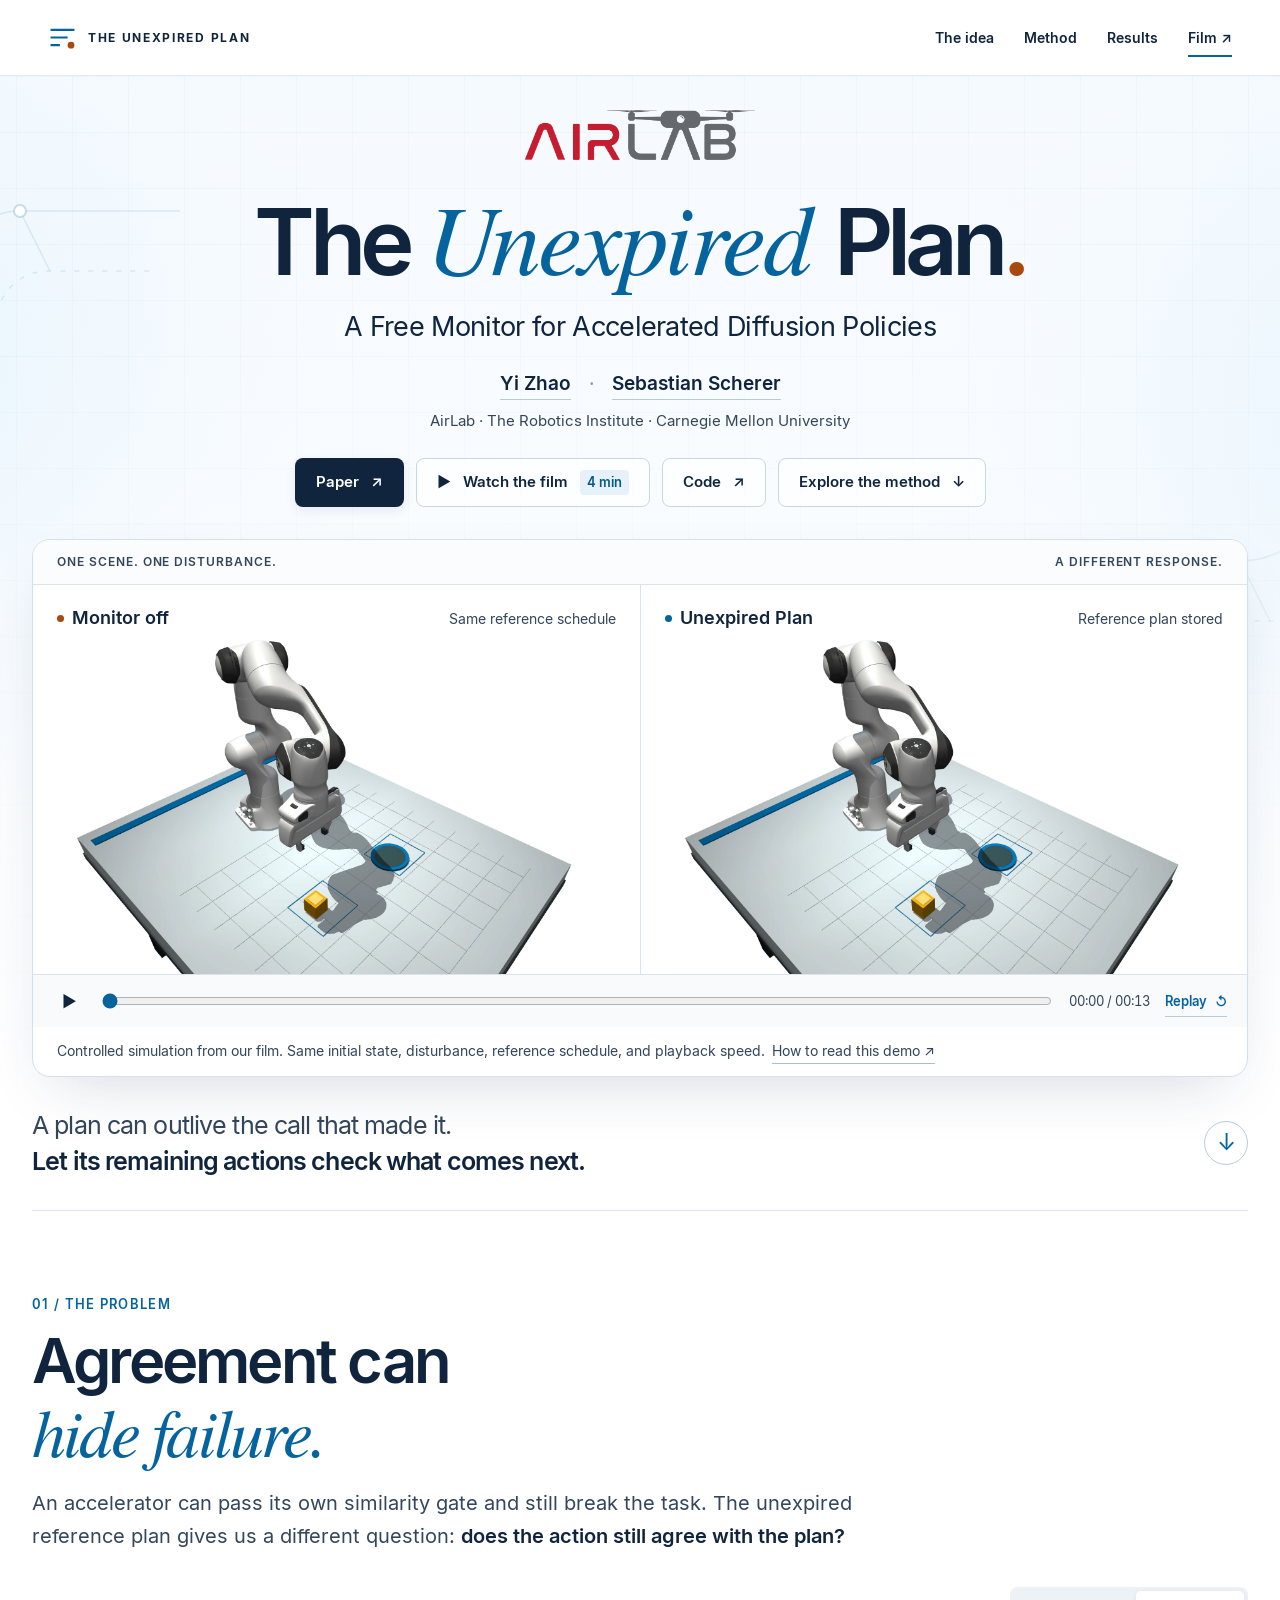
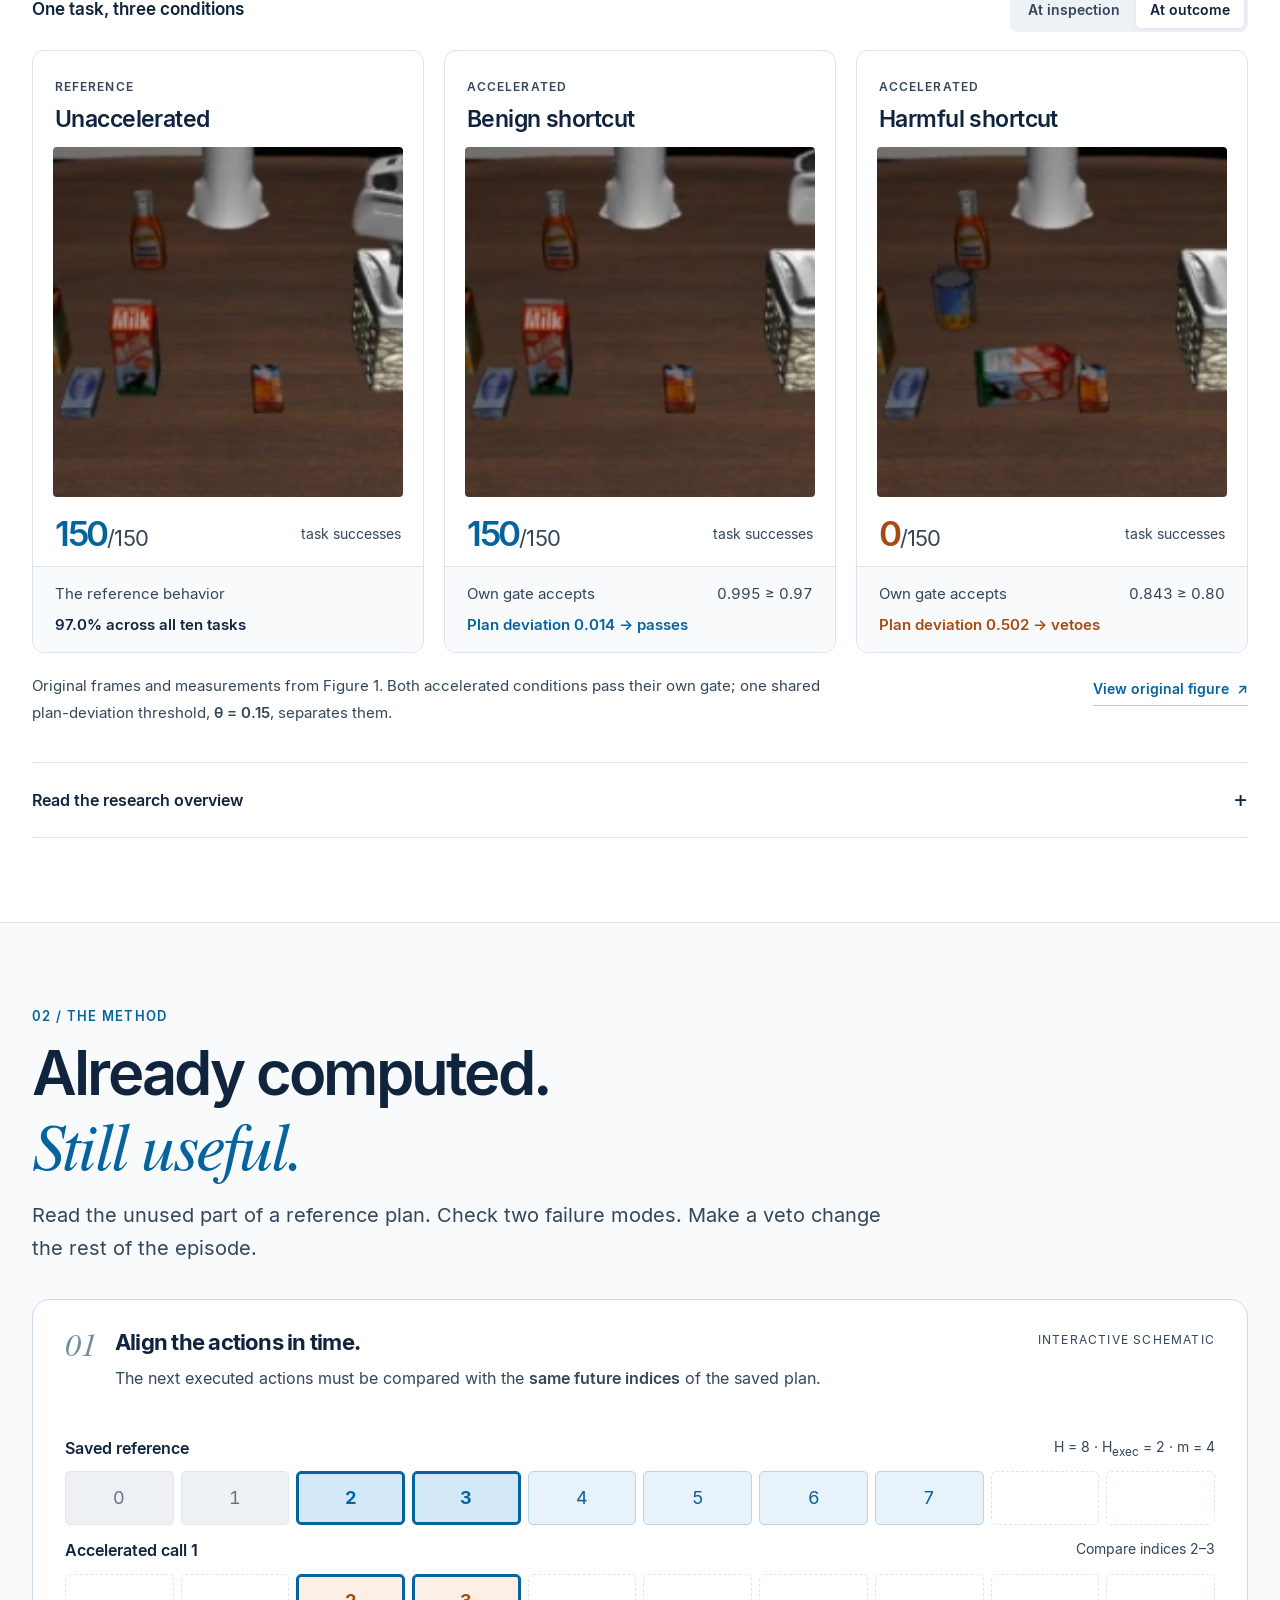
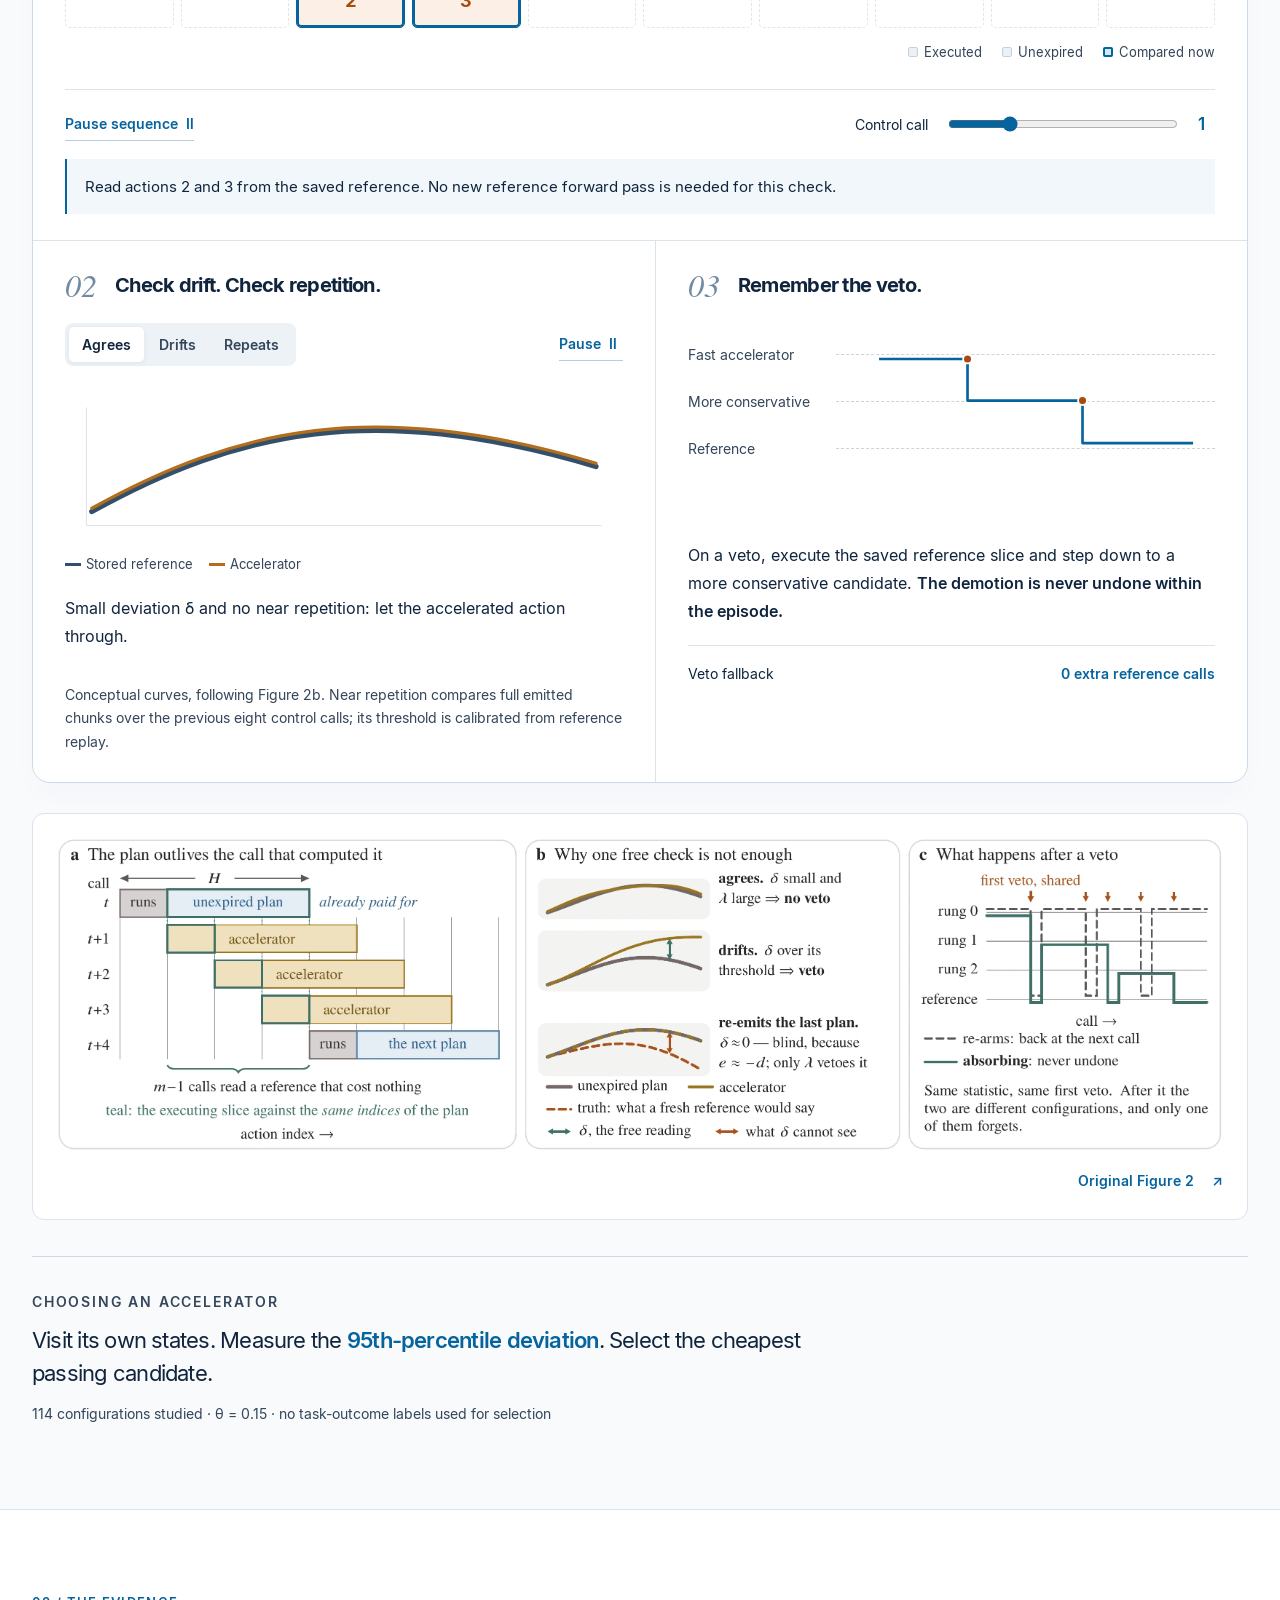
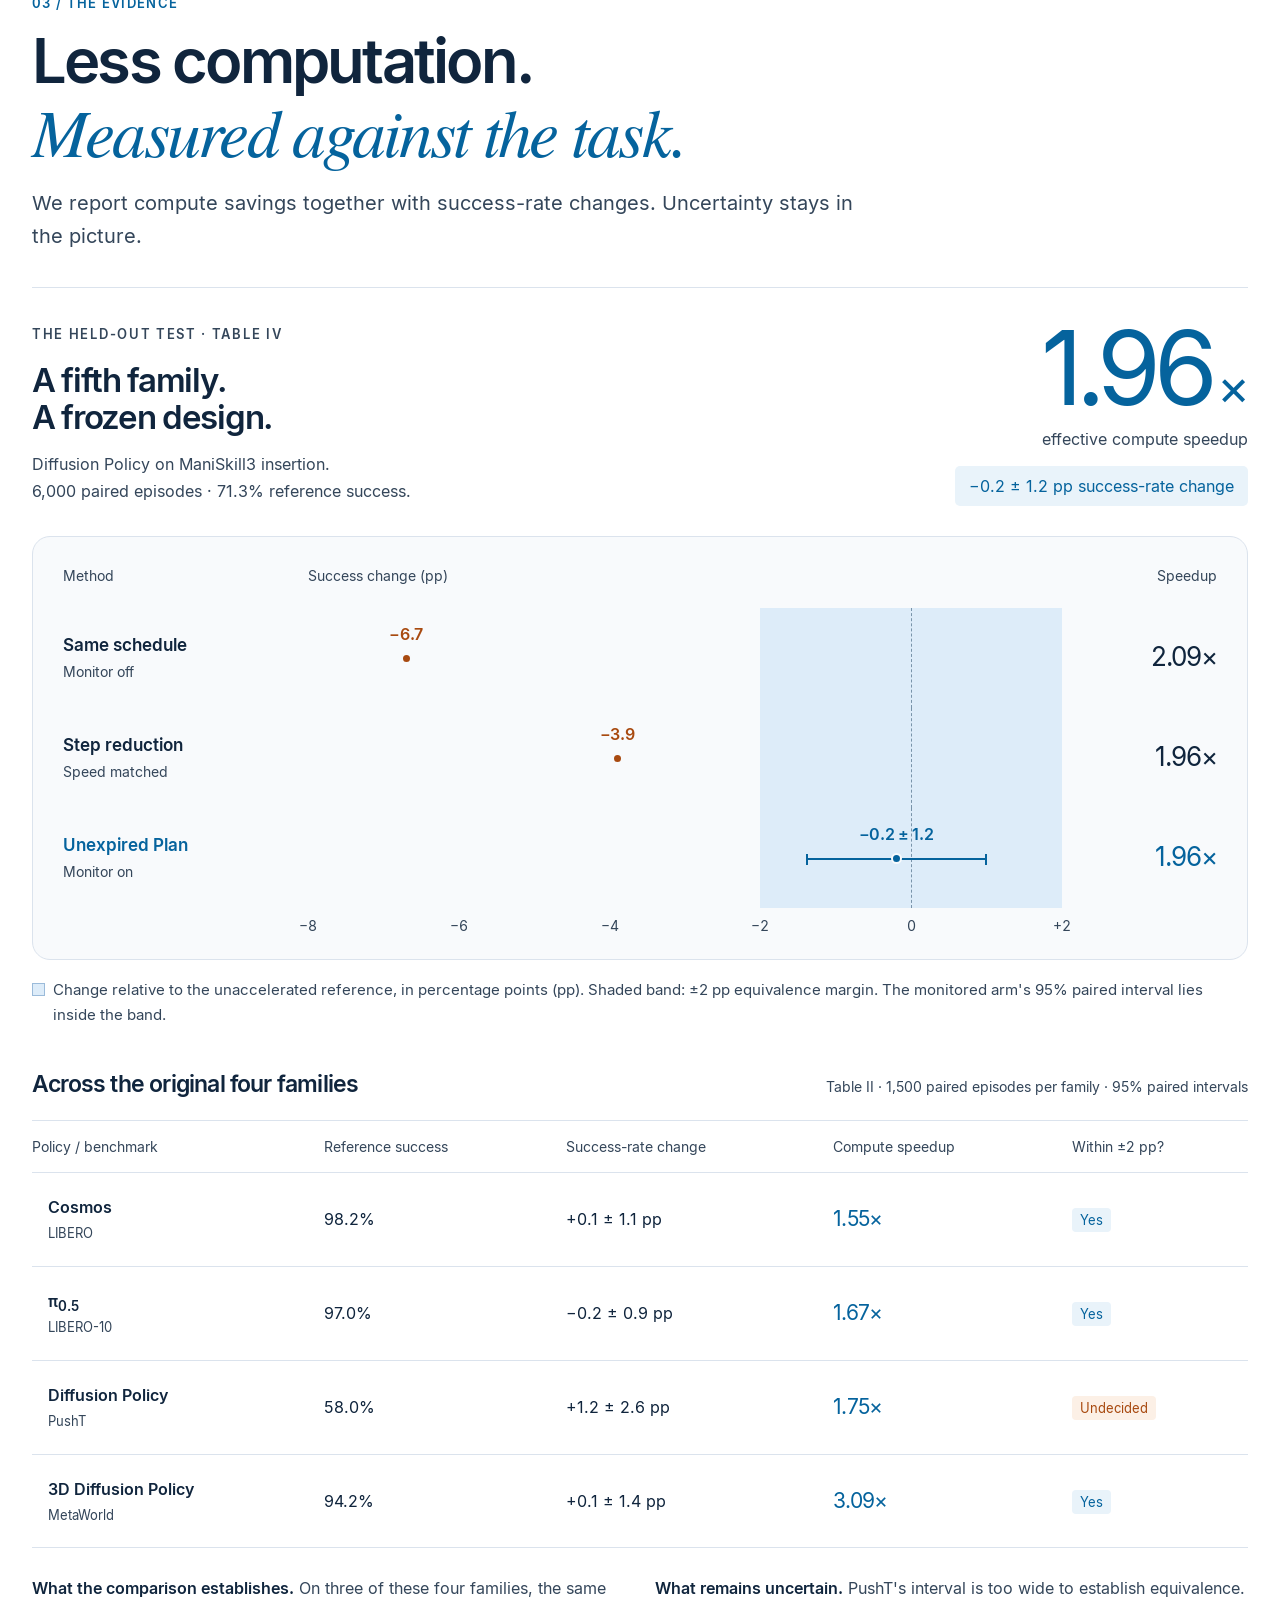
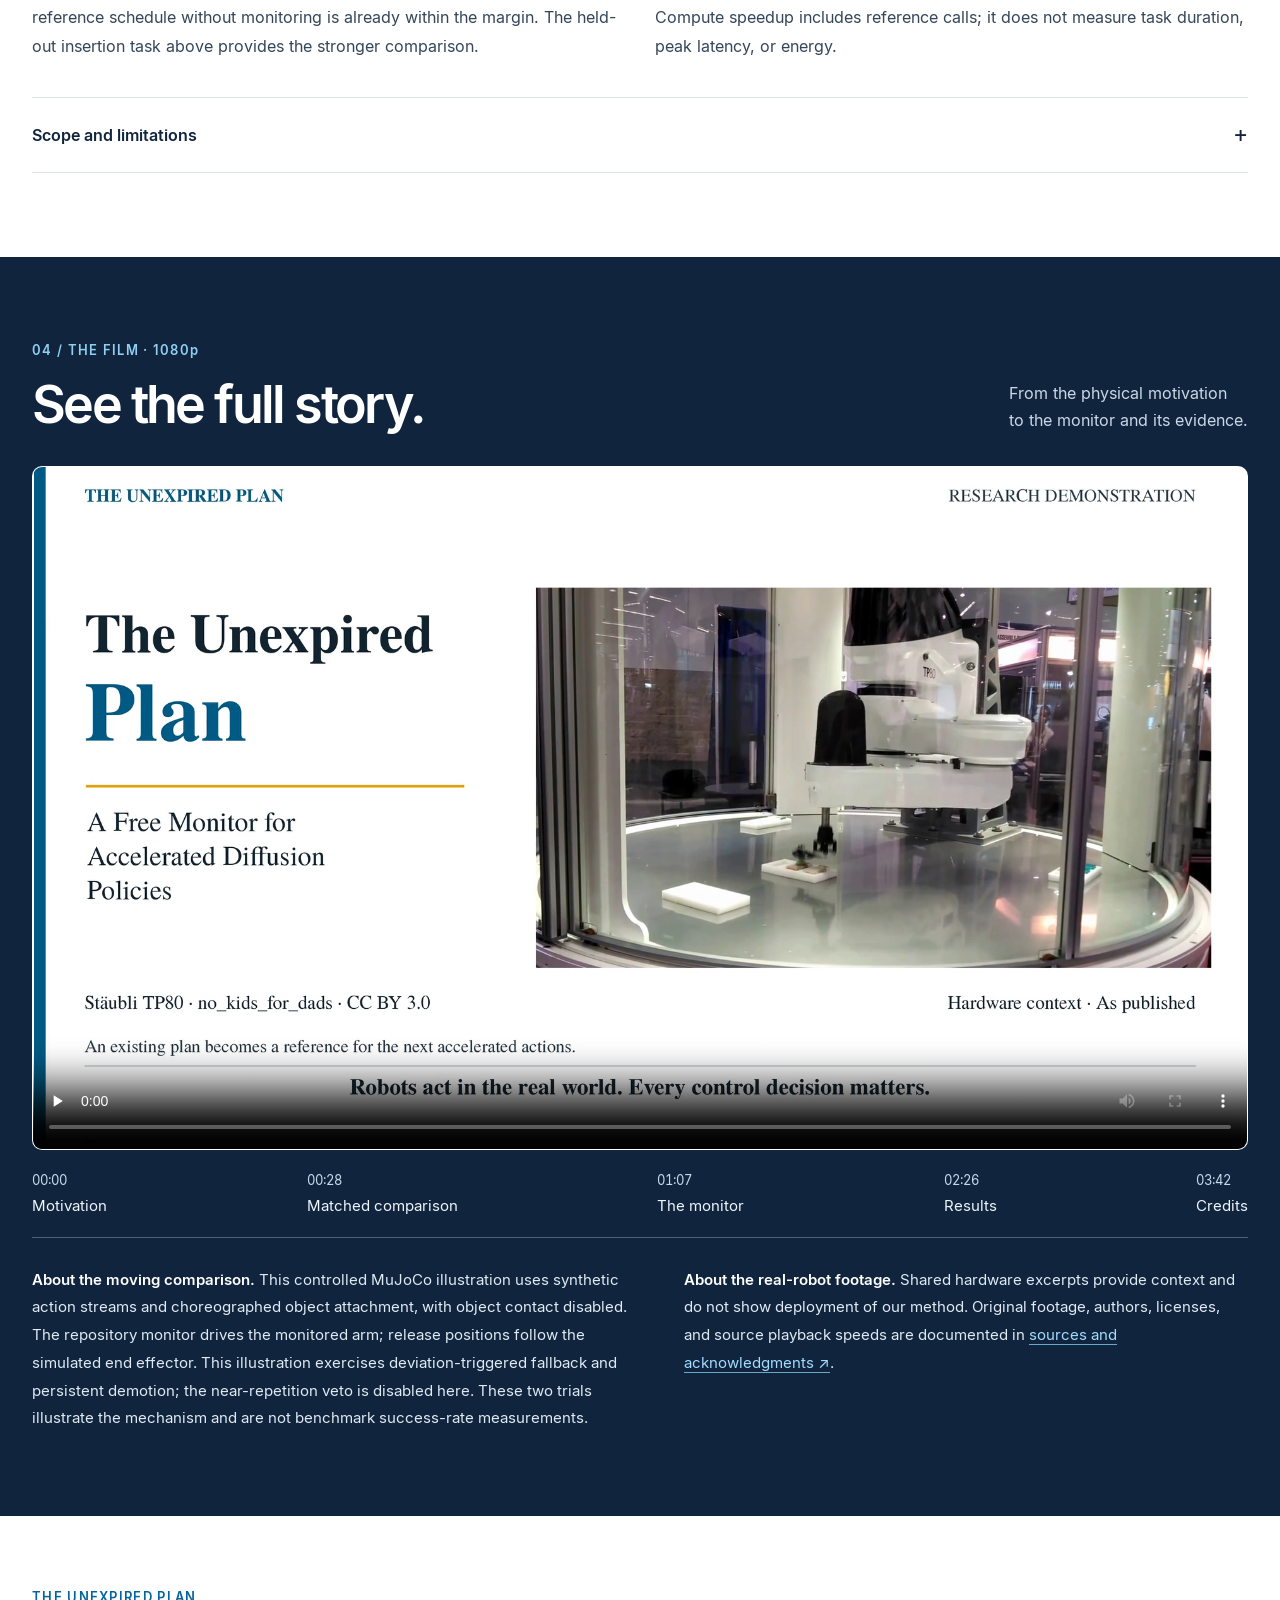
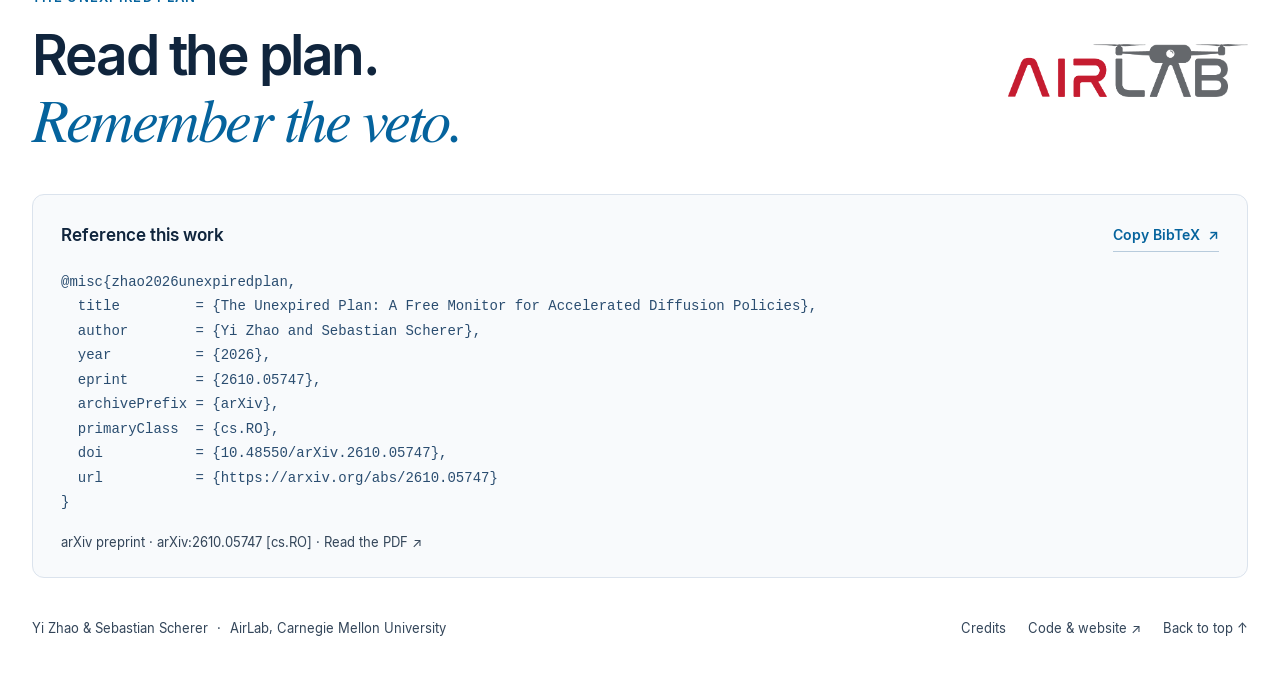
<file: docs/index.html>
<!doctype html>
<html lang="en">
<head>
  <meta charset="utf-8">
  <meta name="viewport" content="width=device-width,initial-scale=1">
  <meta name="theme-color" content="#f7f9fc">
  <meta name="description" content="The Unexpired Plan: a free monitor for accelerated diffusion policies. Reuse the unexecuted actions of a reference plan, detect drift and repetition, and remember the veto.">
  <meta property="og:type" content="website">
  <meta property="og:title" content="The Unexpired Plan">
  <meta property="og:description" content="A Free Monitor for Accelerated Diffusion Policies · Yi Zhao and Sebastian Scherer · AirLab, Carnegie Mellon University">
  <meta property="og:image" content="https://yizhaojasper.com/unexpired-plan/assets/social.jpg">
  <meta property="og:url" content="https://yizhaojasper.com/unexpired-plan/">
  <meta name="twitter:card" content="summary_large_image">
  <link rel="canonical" href="https://yizhaojasper.com/unexpired-plan/">
  <link rel="icon" href="assets/favicon.svg" type="image/svg+xml">
  <link rel="preload" href="assets/fonts/Inter-Regular.ttf" as="font" type="font/ttf" crossorigin>
  <link rel="stylesheet" href="style.css?v=5">
  <script src="site.js?v=4" defer></script>
  <title>The Unexpired Plan · AirLab</title>
</head>
<body>
<a class="skip-link" href="#main">Skip to content</a>
<header class="site-header">
  <a class="wordmark" href="#" aria-label="The Unexpired Plan, top"><svg class="mark" viewBox="0 0 34 34" aria-hidden="true"><path d="M3 8h28M3 17h20M3 26h11"/><circle cx="27" cy="26" r="4"/></svg><span>THE UNEXPIRED PLAN</span></a>
  <nav aria-label="Main navigation"><a href="#idea">The idea</a><a href="#method">Method</a><a href="#results">Results</a><a href="#film">Film <span aria-hidden="true">↗</span></a></nav>
</header>
<main id="main">
  <section class="hero" aria-labelledby="title">
    <div class="hero-grid" aria-hidden="true"></div>
    <div class="hero-copy wrap">
      <a class="hero-airlab" href="https://theairlab.org/" aria-label="AirLab at Carnegie Mellon University"><img src="assets/airlab.png" alt="AirLab" width="763" height="167" fetchpriority="high"></a>
      <h1 id="title">The <em>Unexpired</em> Plan<span class="title-dot">.</span></h1>
      <p class="subtitle">A Free Monitor for Accelerated Diffusion Policies</p>
      <p class="authors"><a href="https://github.com/YiZhao-Jasper">Yi Zhao</a><span aria-hidden="true">·</span><a href="https://www.ri.cmu.edu/ri-faculty/sebastian-scherer/">Sebastian Scherer</a></p>
      <p class="affiliation"><a href="https://theairlab.org/">AirLab</a> · <a href="https://www.ri.cmu.edu/">The Robotics Institute</a> · Carnegie Mellon University</p>
      <div class="hero-actions"><a class="button primary" href="https://arxiv.org/abs/2610.05747">Paper <span aria-hidden="true">↗</span></a><a class="button secondary" href="#film"><span aria-hidden="true">▶</span> Watch the film <span class="button-detail">4 min</span></a><a class="button secondary" href="https://github.com/YiZhao-Jasper/unexpired-plan">Code <span aria-hidden="true">↗</span></a><a class="button secondary" href="#method">Explore the method <span aria-hidden="true">↓</span></a></div>
    </div>
    <div class="comparison wrap" id="comparison">
      <div class="comparison-top"><span class="micro">ONE SCENE. ONE DISTURBANCE.</span><span class="micro">A DIFFERENT RESPONSE.</span></div>
      <div class="paired-views">
        <figure class="trial off">
          <figcaption><span class="condition"><i aria-hidden="true"></i> Monitor off</span><span class="trial-state" id="off-state">Same reference schedule</span></figcaption>
          <video id="off-video" muted playsinline preload="metadata" poster="assets/media/failure-poster.webp?v=2" aria-label="Controlled MuJoCo illustration with monitoring disabled; the biased action stream misses the target"><source src="assets/media/failure.mp4?v=2" type="video/mp4"></video>
          <span class="outcome" id="off-outcome">Target missed</span>
        </figure>
        <figure class="trial on">
          <figcaption><span class="condition"><i aria-hidden="true"></i> Unexpired Plan</span><span class="trial-state" id="on-state">Reference plan stored</span></figcaption>
          <video id="on-video" muted playsinline preload="metadata" poster="assets/media/guarded-poster.webp?v=2" aria-label="Matched controlled MuJoCo illustration with monitoring enabled; stored-reference fallback and persistent demotion bring the object to the target"><source src="assets/media/guarded.mp4?v=2" type="video/mp4"></video>
          <span class="outcome" id="on-outcome">Target reached</span>
        </figure>
      </div>
      <div class="comparison-controls"><button class="icon-button" id="pair-play" type="button" aria-label="Play comparison">▶</button><label class="sr-only" for="pair-seek">Comparison time</label><input id="pair-seek" type="range" min="0" max="12.96" step="0.04" value="0"><span class="timecode" id="pair-time">00:00 / 00:13</span><button class="text-button" id="pair-replay" type="button">Replay <span aria-hidden="true">↺</span></button></div>
      <p class="comparison-caption">Controlled simulation from our film. Same initial state, disturbance, reference schedule, and playback speed. <a href="#illustration-note">How to read this demo <span aria-hidden="true">↗</span></a></p>
    </div>
    <div class="hero-takeaway wrap"><p>A plan can outlive the call that made it.<br><strong>Let its remaining actions check what comes next.</strong></p><a href="#idea" class="round-link" aria-label="Read the idea">↓</a></div>
  </section>

  <section class="section wrap" id="idea" aria-labelledby="idea-title">
    <div class="section-heading"><p class="eyebrow">01 / THE PROBLEM</p><h2 id="idea-title">Agreement can<br><em>hide failure.</em></h2><p class="section-lead">An accelerator can pass its own similarity gate and still break the task. The unexpired reference plan gives us a different question: <strong>does the action still agree with the plan?</strong></p></div>
    <div class="evidence-toolbar"><p>One task, three conditions</p><div class="segmented" role="group" aria-label="Select original paper frames"><button type="button" data-phase="inspection" aria-pressed="false">At inspection</button><button class="active" type="button" data-phase="outcome" aria-pressed="true">At outcome</button></div></div>
    <div class="evidence-grid" data-phase="outcome">
      <article class="evidence-case reference"><div class="case-head"><span class="micro">REFERENCE</span><h3>Unaccelerated</h3></div><div class="paper-frame"><img src="assets/figures/reference-outcome.webp" data-inspection="assets/figures/reference-inspection.webp" data-outcome="assets/figures/reference-outcome.webp" alt="Unaccelerated reference: successful final task state from Figure 1" width="256" height="256" loading="lazy"></div><div class="case-result"><strong>150<span>/150</span></strong><span>task successes</span></div><div class="case-reading"><span>The reference behavior</span><strong>97.0% across all ten tasks</strong></div></article>
      <article class="evidence-case benign"><div class="case-head"><span class="micro">ACCELERATED</span><h3>Benign shortcut</h3></div><div class="paper-frame"><img src="assets/figures/benign-outcome.webp" data-inspection="assets/figures/benign-inspection.webp" data-outcome="assets/figures/benign-outcome.webp" alt="Benign acceleration: successful final task state from Figure 1" width="256" height="256" loading="lazy"></div><div class="case-result"><strong>150<span>/150</span></strong><span>task successes</span></div><div class="case-reading"><span>Own gate accepts <b>0.995 ≥ 0.97</b></span><strong class="blue">Plan deviation 0.014 → passes</strong></div></article>
      <article class="evidence-case harmful"><div class="case-head"><span class="micro">ACCELERATED</span><h3>Harmful shortcut</h3></div><div class="paper-frame"><img src="assets/figures/harmful-outcome.webp" data-inspection="assets/figures/harmful-inspection.webp" data-outcome="assets/figures/harmful-outcome.webp" alt="Harmful acceleration: failed final task state from Figure 1" width="256" height="256" loading="lazy"></div><div class="case-result"><strong>0<span>/150</span></strong><span>task successes</span></div><div class="case-reading"><span>Own gate accepts <b>0.843 ≥ 0.80</b></span><strong class="orange">Plan deviation 0.502 → vetoes</strong></div></article>
    </div>
    <div class="figure-caption"><p>Original frames and measurements from Figure 1. Both accelerated conditions pass their own gate; one shared plan-deviation threshold, <strong>θ = 0.15</strong>, separates them.</p><button class="text-button" type="button" data-figure="evidence">View original figure <span aria-hidden="true">↗</span></button></div>
    <details class="abstract"><summary>Read the research overview <span aria-hidden="true">+</span></summary><div><p>Action-chunking diffusion policies predict more actions than they immediately execute. After a full reference call, those unexecuted actions remain available. We use them to monitor accelerated calls at matching future action indices, with no additional reference forward pass for the check.</p><p>The monitor combines normalized action deviation with a near-repetition check. A veto executes the corresponding stored reference slice and permanently demotes the accelerator for the episode. Candidates are selected using the tail of their on-policy deviation distribution, without task-outcome labels.</p><p>The paper studies 114 accelerator configurations across four policy families, then tests a frozen design on a fifth, held-out insertion setting. The results quantify effective compute savings, paired success-rate differences, and the limits of monitoring with an aging reference.</p></div></details>
  </section>

  <section class="method-section" id="method" aria-labelledby="method-title">
    <div class="wrap section">
      <div class="section-heading"><p class="eyebrow">02 / THE METHOD</p><h2 id="method-title">Already computed.<br><em>Still useful.</em></h2><p class="section-lead">Read the unused part of a reference plan. Check two failure modes. Make a veto change the rest of the episode.</p></div>
      <div class="method-lab">
        <div class="method-intro"><span class="step-number">01</span><div><h3>Align the actions in time.</h3><p>The next executed actions must be compared with the <strong>same future indices</strong> of the saved plan.</p></div><span class="lab-label">INTERACTIVE SCHEMATIC</span></div>
        <div class="plan-lab">
          <div class="plan-label"><span id="reference-label">Saved reference</span><span>H = 8 · H<sub>exec</sub> = 2 · m = 4</span></div>
          <div class="plan-row" id="reference-plan" role="group" aria-label="Reference action indices"></div>
          <div class="plan-label"><span id="proposal-label">Accelerated call 1</span><span class="blue" id="alignment-note">Compare indices 2–3</span></div>
          <div class="plan-row proposal-row" id="proposal-plan" role="group" aria-label="Accelerated action indices"></div>
          <div class="plan-key"><span><i class="key-past"></i>Executed</span><span><i class="key-plan"></i>Unexpired</span><span><i class="key-active"></i>Compared now</span></div>
          <div class="call-control"><button class="text-button" id="plan-play" type="button">Play sequence <span aria-hidden="true">▶</span></button><label for="call-step">Control call</label><input type="range" id="call-step" min="0" max="4" step="1" value="1"><output for="call-step" id="call-output" aria-live="off">1</output></div>
          <p id="call-explanation" class="lab-explanation" aria-live="polite">Read actions 2 and 3 from the saved reference. No new reference forward pass is needed for this check.</p>
        </div>
        <div class="method-bottom">
          <article class="check-lab"><div class="method-intro"><span class="step-number">02</span><div><h3>Check drift. Check repetition.</h3></div></div><div class="checks-controls"><div class="segmented checks-tabs" role="group" aria-label="Choose a monitor case"><button class="active" type="button" data-check="agree" aria-pressed="true">Agrees</button><button type="button" data-check="drift" aria-pressed="false">Drifts</button><button type="button" data-check="repeat" aria-pressed="false">Repeats</button></div><button class="text-button" id="checks-play" type="button">Play <span aria-hidden="true">▶</span></button></div><svg id="check-plot" viewBox="0 0 520 150" role="img" aria-labelledby="check-svg-title"><title id="check-svg-title">Schematic action curves: reference and accelerated proposal agree</title><path class="plot-guide" d="M20 130H500 M20 20V130"/><path class="reference-curve" d="M25 117C160 42 289 13 495 75"/><path class="truth-curve" id="truth-curve" d="M25 117C160 88 289 70 495 134"/><path class="proposal-curve" id="proposal-curve" d="M25 114C160 39 289 10 495 72"/></svg><div class="curve-key"><span><i class="ref-line"></i>Stored reference</span><span><i class="accel-line"></i>Accelerator</span><span id="truth-key" hidden><i class="truth-line"></i>Fresh reference (not observed)</span></div><p id="check-explanation" aria-live="polite">Small deviation δ and no near repetition: let the accelerated action through.</p><p class="small-note">Conceptual curves, following Figure 2b. Near repetition compares full emitted chunks over the previous eight control calls; its threshold is calibrated from reference replay.</p></article>
          <article class="response-lab"><div class="method-intro"><span class="step-number">03</span><div><h3>Remember the veto.</h3></div></div><div class="response-diagram"><div><span class="ladder-label">Fast accelerator</span><span class="ladder-bar rung-one"></span></div><div><span class="ladder-label">More conservative</span><span class="ladder-bar rung-two"></span></div><div><span class="ladder-label">Reference</span><span class="ladder-bar rung-three"></span></div><svg viewBox="0 0 440 120" aria-hidden="true"><path d="M60 12H160V59H290V107H415"/><circle cx="160" cy="12" r="5"/><circle cx="290" cy="59" r="5"/></svg></div><p>On a veto, execute the saved reference slice and step down to a more conservative candidate. <strong>The demotion is never undone within the episode.</strong></p><div class="response-callout"><span>Veto fallback</span><strong>0 extra reference calls</strong></div></article>
        </div>
      </div>
      <figure class="paper-method"><button type="button" class="figure-button" data-figure="method" aria-label="Enlarge the original method figure"><img src="assets/figures/method.webp" alt="Original Figure 2: temporal alignment with the unexpired plan; agreement, drift and repetition checks; absorbing demotion after a veto" width="3200" height="862" loading="lazy"><span>Original Figure 2 <span aria-hidden="true">↗</span></span></button></figure>
      <div class="selection-strip"><span class="micro">CHOOSING AN ACCELERATOR</span><p>Visit its own states. Measure the <strong>95th-percentile deviation</strong>. Select the cheapest passing candidate.</p><span class="selection-footnote">114 configurations studied · θ = 0.15 · no task-outcome labels used for selection</span></div>
    </div>
  </section>

  <section class="section wrap" id="results" aria-labelledby="results-title">
    <div class="section-heading"><p class="eyebrow">03 / THE EVIDENCE</p><h2 id="results-title">Less computation.<br><em>Measured against the task.</em></h2><p class="section-lead">We report compute savings together with success-rate changes. Uncertainty stays in the picture.</p></div>
    <div class="heldout-heading"><div><span class="micro">THE HELD-OUT TEST · TABLE IV</span><h3>A fifth family.<br>A frozen design.</h3><p>Diffusion Policy on ManiSkill3 insertion.<br>6,000 paired episodes · 71.3% reference success.</p></div><div class="headline-stat"><strong>1.96<span>×</span></strong><span>effective compute speedup</span><p>−0.2 ± 1.2 pp success-rate change</p></div></div>
    <div class="heldout-chart" role="img" aria-label="ManiSkill3 held-out comparison. Schedule only: minus 6.7 percentage points at 2.09 times compute speedup. Speed-matched step reduction: minus 3.9 points at 1.96 times. Unexpired Plan: minus 0.2 plus or minus 1.2 points at 1.96 times, within the plus or minus 2 point equivalence margin.">
      <div class="chart-column-head"><span>Method</span><span>Success change (pp)</span><span>Speedup</span></div>
      <div class="result-chart-row"><div class="row-name">Same schedule<span>Monitor off</span></div><div class="plot-area"><div class="margin-band"></div><div class="zero-line"></div><div class="estimate baseline" style="--point:13%"><i></i><b>−6.7</b></div></div><strong class="row-speed">2.09×</strong></div>
      <div class="result-chart-row"><div class="row-name">Step reduction<span>Speed matched</span></div><div class="plot-area"><div class="margin-band"></div><div class="zero-line"></div><div class="estimate baseline" style="--point:41%"><i></i><b>−3.9</b></div></div><strong class="row-speed">1.96×</strong></div>
      <div class="result-chart-row ours"><div class="row-name">Unexpired Plan<span>Monitor on</span></div><div class="plot-area"><div class="margin-band"></div><div class="zero-line"></div><div class="interval" style="--left:66%;--width:24%"></div><div class="estimate" style="--point:78%"><i></i><b>−0.2 ± 1.2</b></div></div><strong class="row-speed">1.96×</strong></div>
      <div class="chart-axis"><span></span><div><span>−8</span><span>−6</span><span>−4</span><span>−2</span><span>0</span><span>+2</span></div><span></span></div>
    </div>
    <p class="chart-note"><span class="margin-swatch" aria-hidden="true"></span> Change relative to the unaccelerated reference, in percentage points (pp). Shaded band: ±2 pp equivalence margin. The monitored arm's 95% paired interval lies inside the band.</p>

    <div class="family-heading"><h3>Across the original four families</h3><p>Table II · 1,500 paired episodes per family · 95% paired intervals</p></div>
    <div class="table-scroll" tabindex="0" role="region" aria-label="Results across four policy families"><table><thead><tr><th scope="col">Policy / benchmark</th><th scope="col">Reference success</th><th scope="col">Success-rate change</th><th scope="col">Compute speedup</th><th scope="col">Within ±2 pp?</th></tr></thead><tbody>
      <tr><th scope="row">Cosmos <span>LIBERO</span></th><td>98.2%</td><td>+0.1 ± 1.1 pp</td><td class="table-speed">1.55×</td><td><span class="verdict">Yes</span></td></tr>
      <tr><th scope="row">π<sub>0.5</sub> <span>LIBERO-10</span></th><td>97.0%</td><td>−0.2 ± 0.9 pp</td><td class="table-speed">1.67×</td><td><span class="verdict">Yes</span></td></tr>
      <tr><th scope="row">Diffusion Policy <span>PushT</span></th><td>58.0%</td><td>+1.2 ± 2.6 pp</td><td class="table-speed">1.75×</td><td><span class="verdict undecided">Undecided</span></td></tr>
      <tr><th scope="row">3D Diffusion Policy <span>MetaWorld</span></th><td>94.2%</td><td>+0.1 ± 1.4 pp</td><td class="table-speed">3.09×</td><td><span class="verdict">Yes</span></td></tr>
    </tbody></table></div>
    <div class="result-notes"><p><strong>What the comparison establishes.</strong> On three of these four families, the same reference schedule without monitoring is already within the margin. The held-out insertion task above provides the stronger comparison.</p><p><strong>What remains uncertain.</strong> PushT's interval is too wide to establish equivalence. Compute speedup includes reference calls; it does not measure task duration, peak latency, or energy.</p></div>
    <details class="scope-notes"><summary>Scope and limitations <span aria-hidden="true">+</span></summary><div><p>All closed-loop evaluations reported in the paper are in simulation. A reference plan uses an older observation; a small persistent bias may remain below the per-call threshold. Guarding every call does not guarantee zero errors or distribution-free safety.</p><p>The first four policy families informed the design. Only the fifth family was held out after the design was frozen. Reference calls are refreshed at m = ⌊H / H<sub>exec</sub>⌋ to preserve coverage; delaying refresh creates uncovered calls and changes the compute tradeoff.</p></div></details>
  </section>

  <section class="film-section" id="film" aria-labelledby="film-title"><div class="wrap section">
    <div class="film-heading"><div><p class="eyebrow">04 / THE FILM · 1080p</p><h2 id="film-title">See the full story.</h2></div><p>From the physical motivation<br>to the monitor and its evidence.</p></div>
    <video id="film-video" controls playsinline preload="none" poster="assets/media/film-poster.webp?v=2" aria-label="The Unexpired Plan, four-minute research film with English male narration"><source src="assets/media/unexpired-plan-film.mp4?v=2" type="video/mp4"><track kind="captions" src="assets/media/unexpired-plan.en.vtt?v=2" srclang="en" label="English">Your browser does not support embedded video. <a href="assets/media/unexpired-plan-film.mp4?v=2">Download the film.</a></video>
    <div class="film-chapters" role="group" aria-label="Film chapters"><button type="button" data-time="0"><span>00:00</span> Motivation</button><button type="button" data-time="28"><span>00:28</span> Matched comparison</button><button type="button" data-time="67"><span>01:07</span> The monitor</button><button type="button" data-time="146"><span>02:26</span> Results</button><button type="button" data-time="222"><span>03:42</span> Credits</button></div>
    <div class="film-notes"><p id="illustration-note"><strong>About the moving comparison.</strong> This controlled MuJoCo illustration uses synthetic action streams and choreographed object attachment, with object contact disabled. The repository monitor drives the monitored arm; release positions follow the simulated end effector. This illustration exercises deviation-triggered fallback and persistent demotion; the near-repetition veto is disabled here. These two trials illustrate the mechanism and are not benchmark success-rate measurements.</p><p><strong>About the real-robot footage.</strong> Shared hardware excerpts provide context and do not show deployment of our method. Original footage, authors, licenses, and source playback speeds are documented in <a href="credits.html">sources and acknowledgments <span aria-hidden="true">↗</span></a>.</p></div>
  </div></section>

  <section class="closing wrap"><div><p class="eyebrow">THE UNEXPIRED PLAN</p><h2>Read the plan.<br><em>Remember the veto.</em></h2></div><a class="airlab-link" href="https://theairlab.org/"><img src="assets/airlab.png" alt="AirLab, Carnegie Mellon University" width="240" height="72" loading="lazy"></a></section>
  <section class="citation wrap" aria-labelledby="citation-title"><div class="citation-heading"><h3 id="citation-title">Reference this work</h3><button class="text-button" id="copy-citation" type="button">Copy BibTeX <span aria-hidden="true">↗</span></button></div><pre id="bibtex">@misc{zhao2026unexpiredplan,
  title         = {The Unexpired Plan: A Free Monitor for Accelerated Diffusion Policies},
  author        = {Yi Zhao and Sebastian Scherer},
  year          = {2026},
  eprint        = {2610.05747},
  archivePrefix = {arXiv},
  primaryClass  = {cs.RO},
  doi           = {10.48550/arXiv.2610.05747},
  url           = {https://arxiv.org/abs/2610.05747}
}</pre><p class="small-note">arXiv preprint · <a href="https://arxiv.org/abs/2610.05747">arXiv:2610.05747 [cs.RO]</a> · <a href="https://arxiv.org/pdf/2610.05747">Read the PDF ↗</a></p><p class="sr-only" id="copy-status" role="status"></p></section>
</main>
<footer class="site-footer wrap"><p>Yi Zhao &amp; Sebastian Scherer <span>·</span> AirLab, Carnegie Mellon University</p><div><a href="credits.html">Credits</a><a href="https://github.com/YiZhao-Jasper/unexpired-plan">Code &amp; website <span aria-hidden="true">↗</span></a><a href="#">Back to top ↑</a></div></footer>
<dialog id="figure-dialog" aria-labelledby="figure-title"><div class="dialog-bar"><h2 id="figure-title">Original paper figure</h2><button class="icon-button" id="close-figure" type="button" aria-label="Close enlarged figure">×</button></div><div class="dialog-image"><img id="enlarged-figure" alt=""></div><p>Original author-provided figure. Pinch or scroll to inspect details. <a id="figure-download" href="assets/figures/method.svg" target="_blank" rel="noopener">Open vector figure ↗</a></p></dialog>
</body>
</html>
</file>
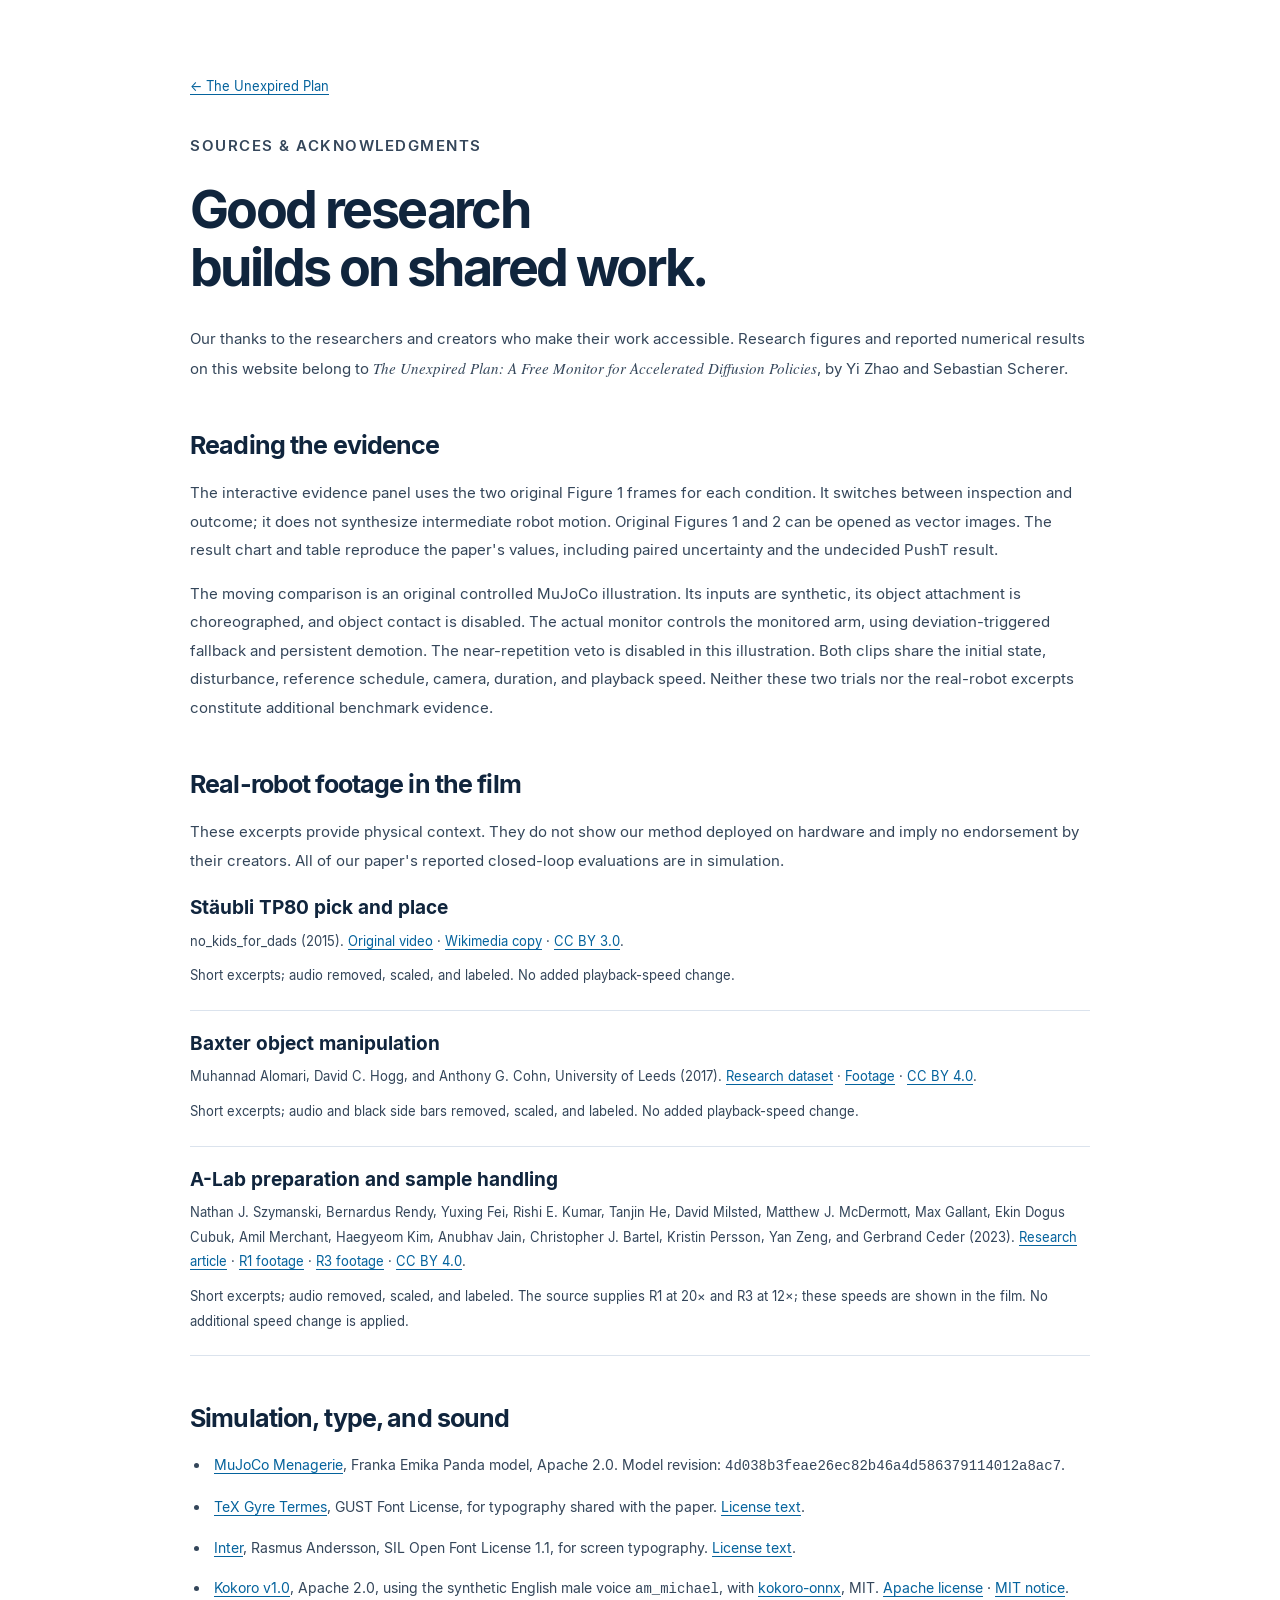
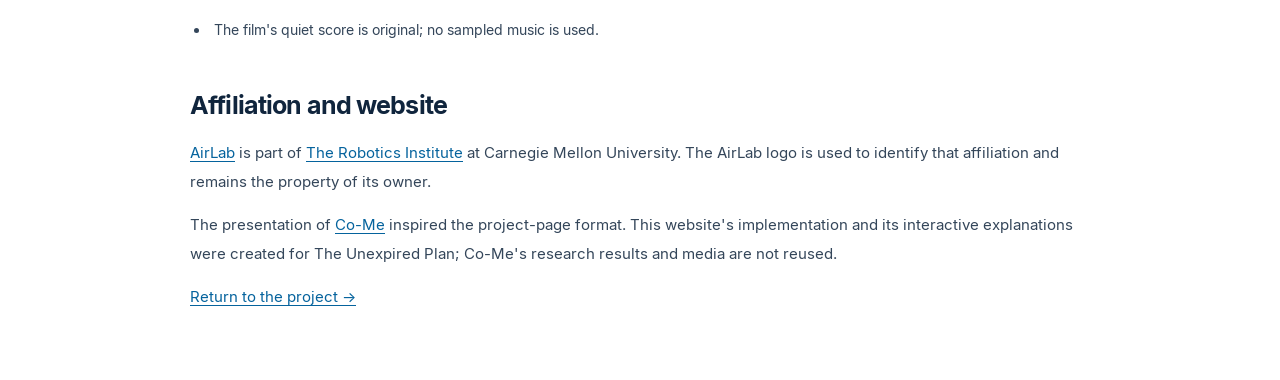
<file: docs/credits.html>
<!doctype html><html lang="en"><head><meta charset="utf-8"><meta name="viewport" content="width=device-width,initial-scale=1"><meta name="description" content="Research, footage, and software acknowledgments for The Unexpired Plan."><link rel="stylesheet" href="style.css"><link rel="icon" href="assets/favicon.svg" type="image/svg+xml"><title>Sources & acknowledgments · The Unexpired Plan</title></head><body><main class="credits-page wrap"><a class="back-link" href="./">← The Unexpired Plan</a><p class="eyebrow">SOURCES & ACKNOWLEDGMENTS</p><h1>Good research<br>builds on shared work.</h1><p>Our thanks to the researchers and creators who make their work accessible. Research figures and reported numerical results on this website belong to <em>The Unexpired Plan: A Free Monitor for Accelerated Diffusion Policies</em>, by Yi Zhao and Sebastian Scherer.</p><h2>Reading the evidence</h2><p>The interactive evidence panel uses the two original Figure 1 frames for each condition. It switches between inspection and outcome; it does not synthesize intermediate robot motion. Original Figures 1 and 2 can be opened as vector images. The result chart and table reproduce the paper's values, including paired uncertainty and the undecided PushT result.</p><p>The moving comparison is an original controlled MuJoCo illustration. Its inputs are synthetic, its object attachment is choreographed, and object contact is disabled. The actual monitor controls the monitored arm, using deviation-triggered fallback and persistent demotion. The near-repetition veto is disabled in this illustration. Both clips share the initial state, disturbance, reference schedule, camera, duration, and playback speed. Neither these two trials nor the real-robot excerpts constitute additional benchmark evidence.</p><h2>Real-robot footage in the film</h2><p>These excerpts provide physical context. They do not show our method deployed on hardware and imply no endorsement by their creators. All of our paper's reported closed-loop evaluations are in simulation.</p><article class="credit-item"><h3>Stäubli TP80 pick and place</h3><p>no_kids_for_dads (2015). <a href="https://www.youtube.com/watch?v=PTOX66T6zS0">Original video</a> · <a href="https://commons.wikimedia.org/wiki/File:Staubli_TP80_pick_and_place.ogv">Wikimedia copy</a> · <a href="https://creativecommons.org/licenses/by/3.0/">CC BY 3.0</a>.</p><p>Short excerpts; audio removed, scaled, and labeled. No added playback-speed change.</p></article><article class="credit-item"><h3>Baxter object manipulation</h3><p>Muhannad Alomari, David C. Hogg, and Anthony G. Cohn, University of Leeds (2017). <a href="https://doi.org/10.5518/110">Research dataset</a> · <a href="https://commons.wikimedia.org/wiki/File:Baxter_full.webm">Footage</a> · <a href="https://creativecommons.org/licenses/by/4.0/">CC BY 4.0</a>.</p><p>Short excerpts; audio and black side bars removed, scaled, and labeled. No added playback-speed change.</p></article><article class="credit-item"><h3>A-Lab preparation and sample handling</h3><p>Nathan J. Szymanski, Bernardus Rendy, Yuxing Fei, Rishi E. Kumar, Tanjin He, David Milsted, Matthew J. McDermott, Max Gallant, Ekin Dogus Cubuk, Amil Merchant, Haegyeom Kim, Anubhav Jain, Christopher J. Bartel, Kristin Persson, Yan Zeng, and Gerbrand Ceder (2023). <a href="https://doi.org/10.1038/s41586-023-06734-w">Research article</a> · <a href="https://commons.wikimedia.org/wiki/File:Robot_arm_R1_operation_of_the_autonomous_laboratory_for_the_accelerated_synthesis_of_novel_materials_(handling_powders_and_slurries_in_the_sample_preparation_station).webm">R1 footage</a> · <a href="https://commons.wikimedia.org/wiki/File:Robot_arm_R3_(UR5e)_retrieving_powder_samples_(post-annealing)_and_cooperating_with_an_Aeris_X-ray_diffractometer_for_their_characterization_(autonomous_lab).webm">R3 footage</a> · <a href="https://creativecommons.org/licenses/by/4.0/">CC BY 4.0</a>.</p><p>Short excerpts; audio removed, scaled, and labeled. The source supplies R1 at 20× and R3 at 12×; these speeds are shown in the film. No additional speed change is applied.</p></article><h2>Simulation, type, and sound</h2><ul><li><a href="https://github.com/google-deepmind/mujoco_menagerie">MuJoCo Menagerie</a>, Franka Emika Panda model, Apache 2.0. Model revision: <code>4d038b3feae26ec82b46a4d586379114012a8ac7</code>.</li><li><a href="https://ctan.org/pkg/tex-gyre">TeX Gyre Termes</a>, GUST Font License, for typography shared with the paper. <a href="assets/licenses/TeX-Gyre-GUST-FONT-LICENSE.txt">License text</a>.</li><li><a href="https://rsms.me/inter/">Inter</a>, Rasmus Andersson, SIL Open Font License 1.1, for screen typography. <a href="assets/licenses/Inter-OFL.txt">License text</a>.</li><li><a href="https://huggingface.co/hexgrad/Kokoro-82M">Kokoro v1.0</a>, Apache 2.0, using the synthetic English male voice <code>am_michael</code>, with <a href="https://github.com/thewh1teagle/kokoro-onnx">kokoro-onnx</a>, MIT. <a href="assets/licenses/Apache-2.0.txt">Apache license</a> · <a href="assets/licenses/kokoro-onnx-MIT.txt">MIT notice</a>.</li><li>The film's quiet score is original; no sampled music is used.</li></ul><h2>Affiliation and website</h2><p><a href="https://theairlab.org/">AirLab</a> is part of <a href="https://www.ri.cmu.edu/">The Robotics Institute</a> at Carnegie Mellon University. The AirLab logo is used to identify that affiliation and remains the property of its owner.</p><p>The presentation of <a href="https://co-me-tokens.github.io/">Co-Me</a> inspired the project-page format. This website's implementation and its interactive explanations were created for The Unexpired Plan; Co-Me's research results and media are not reused.</p><p><a href="./">Return to the project →</a></p></main></body></html>
</file>
<file: docs/style.css>
@font-face{font-family:Inter;src:url('assets/fonts/Inter-Regular.ttf') format('truetype');font-weight:400;font-display:swap}
@font-face{font-family:Inter;src:url('assets/fonts/Inter-SemiBold.ttf') format('truetype');font-weight:600;font-display:swap}
@font-face{font-family:Inter;src:url('assets/fonts/Inter-Bold.ttf') format('truetype');font-weight:700;font-display:swap}
@font-face{font-family:Termes;src:url('assets/fonts/Termes-regular.ttf') format('truetype');font-weight:400;font-display:swap}
@font-face{font-family:Termes;src:url('assets/fonts/Termes-italic.ttf') format('truetype');font-weight:400;font-style:italic;font-display:swap}
:root{--ink:#10253d;--muted:#44546a;--blue:#05639d;--bright:#087cb9;--orange:#a84a10;--paper:#f8fafc;--line:#dbe3ed;--ice:#e9f3fa;--warm:#fcf0e6;--radius:18px;--max:1200px}
.checks-controls{display:flex;align-items:center;justify-content:space-between;flex-wrap:wrap;gap:12px 16px}.checks-controls>.text-button{min-width:64px}
*,*::before,*::after{box-sizing:border-box}html{scroll-behavior:smooth;scroll-padding-top:90px}body{margin:0;background:#fff;color:var(--ink);font-family:Inter,Arial,sans-serif;font-size:17px;line-height:1.65;-webkit-font-smoothing:antialiased}button,input{font:inherit}button,a,input{-webkit-tap-highlight-color:transparent}button{cursor:pointer}a{color:inherit;text-decoration:none}a:hover{color:var(--blue)}a:focus-visible,button:focus-visible,input:focus-visible,summary:focus-visible,[tabindex]:focus-visible{outline:3px solid #d36828;outline-offset:5px}img,video,svg{max-width:100%}img,video{display:block}button{color:inherit}h1,h2,h3,p,figure{margin:0}h1,h2,h3{line-height:1.12}strong,b{font-weight:600}sub{line-height:0}button{border:0}em{font-family:Termes,Georgia,serif;font-weight:400}.wrap{width:min(var(--max),calc(100% - 96px));margin-inline:auto}.section{padding-top:116px;padding-bottom:116px}.eyebrow,.micro{font-size:12px;letter-spacing:.13em;font-weight:600;line-height:1.5}.eyebrow{color:var(--blue)}.micro{color:var(--muted)}.small-note{font-size:13px;line-height:1.6;color:var(--muted)}.sr-only{position:absolute;width:1px;height:1px;overflow:hidden;clip:rect(0,0,0,0);white-space:nowrap}.skip-link{position:fixed;z-index:30;top:10px;left:15px;padding:8px 15px;background:white;transform:translateY(-150%)}.skip-link:focus{transform:none}.site-header{height:76px;border-bottom:1px solid #dbe3edb3;display:flex;align-items:center;justify-content:space-between;padding:0 48px;background:#ffffffed;position:sticky;top:0;z-index:10;backdrop-filter:blur(16px)}.wordmark{display:flex;align-items:center;gap:11px;font-size:11px;letter-spacing:.14em;font-weight:700}.mark{width:29px;height:29px;stroke:var(--blue);stroke-width:2.5;fill:none}.mark circle{fill:var(--orange);stroke:none}.site-header nav{display:flex;gap:30px;align-items:center;font-size:13px;font-weight:600}.site-header nav a{position:relative;padding:8px 0}.site-header nav a::after{content:'';position:absolute;left:0;bottom:0;width:0;height:2px;background:var(--blue);transition:width .2s}.site-header nav a:hover::after,.site-header nav a.current::after{width:100%}
.hero{position:relative;padding-top:72px;background:linear-gradient(180deg,#f5f8fc 0%,#fff 88%);overflow:hidden}.hero-grid{position:absolute;inset:0 0 auto;height:550px;background-image:linear-gradient(#5882b20b 1px,transparent 1px),linear-gradient(90deg,#5882b20b 1px,transparent 1px);background-size:64px 64px;mask-image:linear-gradient(#000,transparent);pointer-events:none}.hero-copy{position:relative;text-align:center}.hero .eyebrow{display:flex;align-items:center;justify-content:center;gap:9px;font-size:11px}.status-dot{width:6px;height:6px;border-radius:50%;background:var(--blue);box-shadow:0 0 0 5px #05639d12}.hero h1{font-size:clamp(58px,7.2vw,99px);font-weight:600;letter-spacing:-.064em;margin-top:26px;line-height:1.08}.hero h1 em{letter-spacing:-.035em;color:var(--blue);font-size:1.08em}.title-dot{color:var(--orange)}.subtitle{font-size:clamp(19px,2.15vw,27px);letter-spacing:-.025em;line-height:1.4;margin-top:16px}.authors{display:flex;justify-content:center;gap:18px;align-items:center;margin-top:27px;font-size:18px;font-weight:600}.authors a{border-bottom:1px solid #b9c9d9}.authors>span{font-weight:400;color:#8795a8}.affiliation{font-size:13px;color:var(--muted);margin-top:9px}.hero-actions{display:flex;justify-content:center;gap:12px;margin:28px 0 48px}.button{display:inline-flex;align-items:center;justify-content:center;gap:12px;min-height:48px;border-radius:8px;padding:11px 20px;font-size:13px;font-weight:600;border:1px solid transparent;transition:background .2s,transform .2s}.button:hover{transform:translateY(-2px)}.button.primary{background:var(--ink);color:#fff;box-shadow:0 4px 12px #152b4315}.button.primary:hover{background:var(--blue)}.button.secondary{border-color:#c9d6e3;background:#ffffffaa}.button-detail{display:inline-block;font-size:13px;font-weight:600;color:#075985;background:#e7f1fa;padding:2px 7px;border-radius:4px;white-space:nowrap}.comparison{position:relative;box-shadow:0 24px 60px -24px #1a365d35;border:1px solid #d3dfeb;background:white;border-radius:var(--radius);overflow:hidden}.comparison-top{display:flex;justify-content:space-between;padding:15px 24px;border-bottom:1px solid var(--line);background:#fafcfe}.comparison-top .micro{font-size:10px;letter-spacing:.12em}.paired-views{display:grid;grid-template-columns:1fr 1fr}.trial{position:relative;min-width:0}.trial+.trial{border-left:1px solid var(--line)}.trial figcaption{display:flex;justify-content:space-between;align-items:center;gap:12px;padding:18px 24px 0;position:relative;z-index:1}.condition{font-size:15px;font-weight:600;display:flex;align-items:center;gap:8px;white-space:nowrap}.condition i{display:inline-block;width:7px;height:7px;border-radius:50%;background:var(--orange)}.on .condition i{background:var(--blue)}.trial-state{font-size:11px;line-height:1.3;color:var(--muted);text-align:right}.trial video{width:100%;height:auto;aspect-ratio:16/9;object-fit:contain;background:white}.outcome{position:absolute;right:22px;bottom:14px;padding:4px 9px;font-size:12px;font-weight:600;border-radius:4px;background:var(--warm);color:var(--orange);opacity:0;transform:translateY(4px);transition:opacity .25s,transform .25s}.on .outcome{background:var(--ice);color:var(--blue)}.outcome.visible{opacity:1;transform:none}.comparison-controls{display:flex;gap:15px;align-items:center;border-top:1px solid var(--line);padding:10px 20px;background:#f8fafc}.icon-button{background:transparent;min-width:32px;min-height:32px;display:inline-grid;place-items:center;font-size:16px;border-radius:6px}.icon-button:hover{background:var(--ice)}input[type=range]{accent-color:var(--blue);height:24px;cursor:pointer;min-width:0}.comparison-controls input{flex:1}.timecode{font-family:Inter,Arial,sans-serif;font-size:11px;font-variant-numeric:tabular-nums;white-space:nowrap;color:var(--muted)}.text-button{background:none;font-size:12px;font-weight:600;white-space:nowrap;padding:6px 0;display:inline-flex;gap:8px;align-items:center;border-bottom:1px solid #b8cbdc;color:var(--blue);line-height:1.4}.text-button:hover{color:var(--orange);border-color:var(--orange)}.comparison-caption{padding:14px 24px 16px;font-size:11px;color:var(--muted);line-height:1.8}.comparison-caption a{display:inline-block;border-bottom:1px solid #aabfd0;margin-left:3px}.hero-takeaway{display:flex;align-items:center;justify-content:space-between;padding-top:43px;padding-bottom:46px;border-bottom:1px solid var(--line)}.hero-takeaway p{font-size:23px;letter-spacing:-.035em;line-height:1.45;color:var(--muted)}.hero-takeaway strong{color:var(--ink)}.round-link{width:44px;height:44px;border:1px solid #b9cddb;border-radius:50%;display:grid;place-items:center;font-size:23px;color:var(--blue)}.round-link:hover{background:var(--ice)}
.section-heading{max-width:810px;margin-bottom:50px}.section-heading h2,.closing h2{font-size:clamp(40px,4.8vw,65px);letter-spacing:-.045em;line-height:1.08;font-weight:600;margin:18px 0 21px}.section-heading h2 em,.closing h2 em{color:var(--blue);font-size:1.1em}.section-lead{max-width:720px;font-size:18px;line-height:1.75;color:var(--muted)}.section-lead strong{color:var(--ink)}.evidence-toolbar{display:flex;justify-content:space-between;align-items:center;gap:15px;margin-bottom:18px}.evidence-toolbar>p{font-weight:600;font-size:15px}.segmented{display:inline-flex;background:#edf2f7;padding:4px;border-radius:8px;gap:2px}.segmented button{background:transparent;color:var(--muted);padding:7px 14px;font-size:12px;font-weight:600;border-radius:5px;white-space:nowrap}.segmented button.active{background:white;color:var(--ink);box-shadow:0 1px 5px #29496115}.evidence-grid{display:grid;grid-template-columns:repeat(3,1fr);gap:20px}.evidence-case{min-width:0;border:1px solid var(--line);border-radius:12px;overflow:hidden;background:#fff}.case-head{padding:19px 22px 15px}.case-head .micro{font-size:9px}.case-head h3{font-size:19px;font-weight:600;margin-top:7px;letter-spacing:-.025em}.paper-frame{padding:0 20px}.paper-frame img{width:100%;height:auto;aspect-ratio:1/1;object-fit:cover;border-radius:4px;transition:opacity .16s}.case-result{padding:19px 22px 15px;display:flex;align-items:center;justify-content:space-between;gap:10px}.case-result>strong{font-size:35px;letter-spacing:-.065em;line-height:1;color:var(--blue)}.case-result strong span{font-size:22px;letter-spacing:-.035em;color:var(--muted);font-weight:400}.case-result>span{font-size:11px;color:var(--muted)}.harmful .case-result>strong{color:var(--orange)}.case-reading{padding:15px 22px;background:var(--paper);border-top:1px solid var(--line);display:flex;flex-direction:column;gap:7px;font-size:11px;line-height:1.5}.case-reading>span{display:flex;justify-content:space-between;gap:8px;color:var(--muted)}.case-reading b{font-weight:400;font-variant-numeric:tabular-nums}.case-reading>strong{font-size:12px}.blue{color:var(--blue)}.orange{color:var(--orange)}.figure-caption{display:flex;align-items:flex-start;justify-content:space-between;gap:36px;margin-top:20px;font-size:12px;line-height:1.75;color:var(--muted)}.figure-caption p{max-width:790px}.abstract,.scope-notes{border-top:1px solid var(--line);border-bottom:1px solid var(--line);margin-top:36px}.abstract summary,.scope-notes summary{cursor:pointer;list-style:none;display:flex;justify-content:space-between;align-items:center;padding:18px 0;font-size:13px;font-weight:600}.abstract summary::-webkit-details-marker,.scope-notes summary::-webkit-details-marker{display:none}.abstract summary>span,.scope-notes summary>span{font-size:23px;font-weight:400}.abstract[open] summary>span,.scope-notes[open] summary>span{transform:rotate(45deg)}.abstract>div,.scope-notes>div{max-width:860px;padding:0 0 25px;font-size:15px;color:var(--muted)}.abstract p+p,.scope-notes p+p{margin-top:13px}
.method-section{background:var(--paper);border-top:1px solid var(--line);border-bottom:1px solid var(--line)}.method-lab{border:1px solid #cddae7;background:white;border-radius:var(--radius);overflow:hidden;box-shadow:0 12px 25px #214a7705}.method-intro{display:flex;gap:18px;align-items:flex-start;padding:28px 32px}.step-number{font-family:Termes,Georgia,serif;font-size:32px;line-height:1;color:#708aa2;font-style:italic;flex-shrink:0}.method-intro h3{font-size:22px;letter-spacing:-.035em;line-height:1.3}.method-intro p{font-size:14px;color:var(--muted);max-width:710px;margin-top:8px}.lab-label{margin-left:auto;white-space:nowrap;color:var(--muted);font-size:9px;letter-spacing:.1em;line-height:2}.plan-lab{padding:4px 32px 26px}.plan-label{display:flex;justify-content:space-between;gap:20px;font-size:12px;font-weight:600;margin:12px 0 10px}.plan-label>span+span{font-weight:400;color:var(--muted);font-size:11px}.plan-row{display:grid;grid-template-columns:repeat(10,1fr);gap:7px;height:56px}.action-cell{display:flex;align-items:center;justify-content:center;font-size:18px;font-variant-numeric:tabular-nums;border:1px solid #b9d4e8;background:#e7f2fa;color:var(--blue);border-radius:5px;transition:background .2s,color .2s,border-color .2s,opacity .2s}.action-cell.past{background:#eef1f4;color:#657286;border-color:#e1e6ec}.action-cell.empty{border:1px dashed #dfe5ed;background:transparent}.action-cell.compared{box-shadow:inset 0 0 0 2px var(--blue);border-color:var(--blue);font-weight:700;background:#d3e9f8}.proposal-row .action-cell{background:var(--warm);border-color:#e8c9b0;color:var(--orange)}.proposal-row .action-cell.empty{background:transparent;border:1px dashed #dfe5ed}.proposal-row .action-cell.compared{box-shadow:inset 0 0 0 2px var(--blue);border-color:var(--blue)}.plan-key{display:flex;justify-content:flex-end;gap:20px;margin-top:14px;font-size:10px;color:var(--muted)}.plan-key>span{display:flex;align-items:center;gap:6px}.plan-key i{width:10px;height:10px;border-radius:2px;display:inline-block;border:1px solid #c6d0dc}.key-past{background:#eef1f4}.key-plan{background:#e7f2fa}.plan-key .key-active{background:#d3e9f8;border:2px solid var(--blue)}.call-control{display:flex;align-items:center;gap:18px;margin-top:26px;border-top:1px solid var(--line);padding-top:18px}.call-control>label{font-size:11px;margin-left:auto}.call-control input{width:230px}.call-control output{font-size:14px;width:17px;color:var(--blue);font-weight:600}.lab-explanation{font-size:13px;margin-top:18px;padding:15px 18px;background:#f1f7fb;border-left:2px solid var(--blue);color:var(--ink);min-height:51px}.method-bottom{display:grid;grid-template-columns:1.05fr 1fr;border-top:1px solid var(--line)}.method-bottom article{padding:28px 32px}.method-bottom article+article{border-left:1px solid var(--line)}.method-bottom .method-intro{padding:0;align-items:center;margin-bottom:22px}.method-bottom .method-intro h3{font-size:20px}.checks-tabs button{padding:6px 13px}.check-lab>svg{width:100%;margin-top:20px;height:auto;display:block}.plot-guide{fill:none;stroke:#dbe3ed;stroke-width:1}.reference-curve{fill:none;stroke:#344f69;stroke-width:5;stroke-linecap:round}.proposal-curve{fill:none;stroke:#b26e1d;stroke-width:3;stroke-linecap:round;transition:d .35s}.truth-curve{fill:none;stroke:#a84a10;stroke-width:3;stroke-dasharray:8 8;opacity:0}.curve-key{display:flex;flex-wrap:wrap;gap:8px 16px;font-size:10px;color:var(--muted);margin:7px 0 18px}.curve-key span{display:flex;align-items:center;gap:5px}.curve-key [hidden]{display:none}.curve-key i{width:16px;height:0;border-top:3px solid #344f69}.curve-key .accel-line{border-color:#b26e1d}.curve-key .truth-line{border-color:#a84a10;border-top-style:dashed}.check-lab>p:not(.small-note),.response-lab>p{font-size:14px;line-height:1.75;min-height:74px}.check-lab .small-note{font-size:11px;margin-top:15px}.response-diagram{position:relative;height:183px;margin:30px 0 27px}.response-diagram>div{display:flex;align-items:center;gap:20px;height:47px}.ladder-label{font-size:11px;width:113px;flex-shrink:0;line-height:1.3;color:var(--muted)}.ladder-bar{display:block;border-top:1px dashed #cad4df;flex:1}.response-diagram svg{position:absolute;top:13px;left:123px;width:calc(100% - 123px);height:115px;overflow:visible}.response-diagram path{stroke:var(--blue);stroke-width:3;fill:none;stroke-linejoin:round;stroke-dasharray:560;stroke-dashoffset:0}.response-diagram circle{fill:var(--orange);stroke:white;stroke-width:2}.response-callout{margin-top:20px;border-top:1px solid var(--line);padding-top:16px;display:flex;justify-content:space-between;gap:15px;font-size:11px}.response-callout strong{color:var(--blue)}.paper-method{margin-top:30px;padding:24px;background:white;border:1px solid var(--line);border-radius:12px}.figure-button{display:block;background:white;width:100%;padding:0;position:relative;text-align:right}.figure-button img{width:100%;height:auto}.figure-button>span{display:inline-flex;align-items:center;gap:18px;font-size:11px;font-weight:600;color:var(--blue);padding-top:18px}.selection-strip{margin-top:36px;border-top:1px solid #cbd9e6;padding:29px 0 0}.selection-strip p{font-size:22px;line-height:1.5;letter-spacing:-.035em;margin-top:9px;max-width:780px}.selection-strip p strong{color:var(--blue)}.selection-footnote{display:block;font-size:12px;color:var(--muted);margin-top:12px}
.heldout-heading{display:flex;align-items:center;justify-content:space-between;padding:36px 0 40px;gap:40px;border-top:1px solid var(--line)}.heldout-heading h3{font-size:33px;font-weight:600;letter-spacing:-.04em;margin-top:14px;line-height:1.13}.heldout-heading p{font-size:13px;color:var(--muted);margin-top:15px}.headline-stat{display:flex;flex-direction:column;align-items:flex-end;text-align:right}.headline-stat>strong{font-size:103px;font-weight:400;line-height:1;color:var(--blue);letter-spacing:-.07em}.headline-stat>strong span{font-size:50px;letter-spacing:-.04em;margin-left:6px}.headline-stat>span{font-size:13px;margin-top:7px;color:var(--muted)}.headline-stat p{background:var(--ice);padding:7px 14px;border-radius:5px;color:var(--blue);font-size:13px;margin-top:14px}.heldout-chart{padding:28px 30px 22px;background:var(--paper);border-radius:var(--radius);border:1px solid var(--line)}.chart-column-head,.result-chart-row,.chart-axis{display:grid;grid-template-columns:220px 1fr 130px;gap:25px}.chart-column-head{font-size:10px;line-height:1.6;color:var(--muted);margin-bottom:20px}.chart-column-head>span:last-child{text-align:right}.result-chart-row{align-items:center;min-height:100px}.row-name{font-size:14px;font-weight:600;line-height:1.4}.row-name>span{font-size:11px;font-weight:400;display:block;color:var(--muted);margin-top:4px}.plot-area{height:100px;position:relative}.margin-band{position:absolute;top:0;bottom:0;left:60%;width:40%;background:#ddecf9}.zero-line{position:absolute;top:0;bottom:0;left:80%;border-left:1px dashed #7994aa}.estimate{position:absolute;left:var(--point);top:50%;color:var(--blue)}.estimate i{width:11px;height:11px;border-radius:50%;background:currentColor;position:absolute;left:-5px;top:-5px;border:2px solid var(--paper)}.estimate b{position:absolute;white-space:nowrap;left:0;bottom:10px;font-size:12px;font-weight:600;transform:translateX(-50%);letter-spacing:-.02em}.estimate.baseline{color:var(--orange)}.row-speed{font-size:26px;text-align:right;letter-spacing:-.035em;font-weight:400}.ours .row-name,.ours .row-speed{color:var(--blue)}.interval{position:absolute;left:var(--left);width:var(--width);height:2px;background:var(--blue);top:50%}.interval::before,.interval::after{content:'';height:11px;width:2px;position:absolute;top:-4px;background:var(--blue)}.interval::after{right:0}.chart-axis{margin-top:6px;font-size:11px;color:var(--muted);font-variant-numeric:tabular-nums}.chart-axis>div{display:flex;justify-content:space-between}.chart-axis>div>span{width:0;display:flex;justify-content:center}.chart-note{font-size:12px;color:var(--muted);margin-top:17px;display:flex;align-items:center;gap:8px}.margin-swatch{width:13px;height:13px;border:1px solid #9bbbda;background:#ddecf9;display:inline-block;flex-shrink:0}.family-heading{display:flex;justify-content:space-between;align-items:baseline;gap:20px;margin:65px 0 22px}.family-heading h3{font-size:23px;font-weight:600;letter-spacing:-.035em}.family-heading p{font-size:11px;color:var(--muted)}.table-scroll{overflow-x:auto}table{width:100%;border-collapse:collapse;white-space:nowrap;text-align:left}thead th{font-size:11px;font-weight:400;color:var(--muted);padding:14px 16px;border-top:1px solid var(--line);border-bottom:1px solid var(--line)}thead th:first-child,tbody th{padding-left:0}tbody th,tbody td{padding:23px 16px;border-bottom:1px solid var(--line);font-size:14px;font-weight:400}tbody th{font-weight:600}tbody th span{display:block;color:var(--muted);font-size:11px;font-weight:400;margin-top:3px}.table-speed{font-size:21px;color:var(--blue);letter-spacing:-.03em}.verdict{font-size:11px;padding:4px 8px;border-radius:4px;background:var(--ice);color:var(--blue)}.verdict.undecided{background:var(--warm);color:var(--orange)}.result-notes{display:grid;grid-template-columns:1fr 1fr;gap:40px;margin-top:26px;font-size:13px;color:var(--muted);line-height:1.8}.result-notes strong{color:var(--ink)}
.film-section{background:#10253d;color:#fff}.film-section .eyebrow{color:#91cef3}.film-heading{display:flex;justify-content:space-between;gap:30px;align-items:flex-end;margin-bottom:32px}.film-heading h2{font-size:52px;letter-spacing:-.05em;font-weight:600;margin-top:16px}.film-heading>p{color:#c9d8e6;font-size:14px;line-height:1.7}.film-section video{width:100%;height:auto;aspect-ratio:16/9;border-radius:10px;background:#fff;border:1px solid #ffffff30}.film-chapters{display:flex;justify-content:space-between;gap:20px;border-bottom:1px solid #516275;padding:21px 0}.film-chapters button{padding:0;background:none;text-align:left;line-height:1.4;color:#eef5fc;font-size:12px}.film-chapters button>span{color:#9ab8d0;font-size:11px;display:block;margin-bottom:5px;font-variant-numeric:tabular-nums}.film-chapters button:hover{color:#9edaff}.film-notes{display:grid;grid-template-columns:1.1fr 1fr;gap:44px;padding-top:28px;font-size:12px;line-height:1.85;color:#c9d8e6}.film-notes strong{color:white}.film-notes a{color:#a3dcff;border-bottom:1px solid #6ba7cb}.closing{display:flex;justify-content:space-between;align-items:center;padding-top:100px;padding-bottom:62px;gap:30px}.closing h2{font-size:55px;margin-bottom:0}.airlab-link{max-width:240px}.airlab-link img{width:240px;height:auto}.citation{padding:24px 28px;background:var(--paper);border:1px solid var(--line);border-radius:12px}.citation-heading{display:flex;justify-content:space-between;align-items:center;gap:20px;margin-bottom:18px}.citation h3{font-size:17px;font-weight:600}.citation pre{overflow-x:auto;font-size:12px;line-height:1.75;font-family:ui-monospace,SFMono-Regular,Consolas,monospace;color:#2a4d70;margin:0;white-space:pre-wrap;overflow-wrap:anywhere}.citation .small-note{margin-top:17px;font-size:11px}.site-footer{display:flex;align-items:center;justify-content:space-between;gap:25px;padding-top:40px;padding-bottom:37px;font-size:10px;color:var(--muted)}.site-footer>div{display:flex;gap:22px}.site-footer p>span{padding:0 5px}.site-footer a:hover{text-decoration:underline}
dialog{padding:0;border:1px solid #d6e1eb;border-radius:12px;color:var(--ink);max-width:min(95vw,1600px);width:max-content;max-height:93vh;background:#fff;box-shadow:0 20px 100px #001a3340}dialog::backdrop{background:#0a1c2fcc;backdrop-filter:blur(6px)}.dialog-bar{display:flex;justify-content:space-between;align-items:center;gap:25px;position:sticky;top:0;background:#fff;z-index:1;padding:13px 22px;border-bottom:1px solid var(--line)}.dialog-bar h2{font-size:17px;font-weight:600}.dialog-bar button{font-size:27px}.dialog-image{padding:20px;overflow:auto}.dialog-image img{max-height:72vh;min-width:min(700px,85vw);width:auto;height:auto;object-fit:contain}dialog>p{font-size:12px;padding:10px 22px 18px;color:var(--muted)}dialog>p a{color:var(--blue);text-decoration:underline}
.credits-page{padding-top:70px;padding-bottom:70px;max-width:900px}.credits-page h1{font-size:52px;letter-spacing:-.05em;margin:20px 0 28px}.credits-page h2{font-size:25px;margin:48px 0 20px;letter-spacing:-.035em}.credits-page p{font-size:15px;color:var(--muted);margin-top:15px;line-height:1.9}.credits-page a{color:var(--blue);text-decoration:underline;text-underline-offset:3px}.credits-page ul{padding-left:20px;font-size:14px;color:var(--muted)}.credits-page li{padding-left:4px;margin:14px 0;line-height:1.9}.credit-item{padding:22px 0;border-bottom:1px solid var(--line)}.credit-item h3{font-size:19px}.credit-item p{font-size:13px;margin-top:10px}.credits-page .back-link{display:inline-block;font-size:13px;margin-bottom:20px}
@media(min-width:1600px){:root{--max:1320px}.hero{padding-top:90px}.hero h1{font-size:110px}.hero-actions{margin-bottom:56px}.trial video{max-height:365px}.section{padding-block:130px}}
@media(max-width:1050px){.wrap{width:calc(100% - 64px)}.site-header{padding-inline:32px}.hero{padding-top:55px}.hero h1{font-size:75px}.trial figcaption{padding:17px 17px 0;align-items:flex-start}.condition{font-size:13px}.trial-state{font-size:10px;max-width:130px}.section{padding-block:88px}.case-result{display:block}.case-result>span{display:block;margin-top:7px}.case-reading>span{display:block}.case-reading b{display:block;margin-top:3px}.method-intro{padding:24px}.lab-label{display:none}.plan-lab{padding-inline:24px}.method-bottom article{padding:24px}.method-bottom .method-intro{gap:12px}.method-bottom .method-intro h3{font-size:18px}.step-number{font-size:28px}.chart-column-head,.result-chart-row,.chart-axis{grid-template-columns:170px 1fr 95px;gap:20px}.chart-column-head>span:last-child{font-size:9px}.family-heading{align-items:flex-start;flex-direction:column;gap:12px}.figure-caption{gap:20px}.case-head{padding-inline:17px}.case-head h3{font-size:17px}.case-reading{padding-inline:17px}.case-result{padding-inline:17px}.paper-frame{padding-inline:15px}.response-diagram{margin-top:32px}.ladder-label{width:100px}.response-diagram svg{left:111px;width:calc(100% - 111px)}.film-heading h2{font-size:45px}.site-footer{flex-direction:column;align-items:flex-start;gap:16px}}
@media(max-width:760px){html{scroll-padding-top:75px}.wrap{width:calc(100% - 40px)}.site-header{padding-inline:20px;height:64px}.wordmark{font-size:9px;gap:8px;letter-spacing:.08em}.mark{width:23px}.site-header nav{gap:17px;font-size:11px}.site-header nav a:first-child{display:none}.hero{padding-top:43px}.hero .eyebrow{font-size:8px;letter-spacing:.1em}.hero h1{font-size:clamp(40px,8.4vw,65px);margin-top:24px;letter-spacing:-.05em}.subtitle{font-size:18px;max-width:410px;margin:17px auto 0;line-height:1.4}.authors{font-size:15px;margin-top:24px;gap:14px}.affiliation{font-size:11px;max-width:370px;margin:10px auto 0;line-height:1.7}.hero-actions{margin:24px 0 31px;gap:9px}.button{font-size:11px;padding:10px 13px;gap:8px;min-height:43px}.button-detail{font-size:10px;padding-left:8px}.comparison{border-radius:12px}.comparison-top{padding:12px 14px;gap:10px}.comparison-top .micro{font-size:8px;letter-spacing:.08em}.trial figcaption{padding:14px 13px 0;display:block}.condition{font-size:12px;gap:6px}.trial-state{display:block;font-size:9px;text-align:left;max-width:none;margin-top:6px;min-height:24px;line-height:1.3}.trial video{margin-top:-6px}.outcome{font-size:9px;right:10px;bottom:9px;padding:3px 6px}.comparison-controls{padding:8px 12px;gap:10px}.comparison-controls .text-button{font-size:10px}.timecode{font-size:9px}.comparison-caption{padding:12px 15px;font-size:10px;line-height:1.7}.hero-takeaway{padding-block:29px;gap:15px}.hero-takeaway p{font-size:18px;line-height:1.5;letter-spacing:-.03em}.round-link{width:35px;height:35px;font-size:19px;flex-shrink:0}.section{padding-block:69px}.eyebrow{font-size:10px}.section-heading{margin-bottom:31px}.section-heading h2{font-size:42px;margin-top:14px;margin-bottom:17px;line-height:1.1}.section-lead{font-size:15px;line-height:1.8}.evidence-toolbar>p{font-size:12px}.segmented button{font-size:10px;padding:7px 10px}.evidence-grid{gap:10px}.case-head{padding:13px 11px 10px}.case-head .micro{font-size:7px;letter-spacing:.1em}.case-head h3{font-size:14px;line-height:1.25;min-height:35px}.paper-frame{padding:0 9px}.case-result{padding:13px 11px}.case-result>strong{font-size:28px}.case-result strong span{font-size:16px}.case-result>span{font-size:9px}.case-reading{padding:11px;font-size:9px;line-height:1.7;gap:7px}.case-reading>strong{font-size:9px;min-height:30px;line-height:1.6}.figure-caption{flex-direction:column;gap:10px;font-size:11px;margin-top:16px}.figure-caption .text-button{font-size:11px}.abstract{margin-top:27px}.abstract>div,.scope-notes>div{font-size:13px}.method-intro{padding:20px;gap:12px}.method-intro h3{font-size:19px}.method-intro p{font-size:12px}.plan-lab{padding:0 20px 20px}.plan-label{font-size:10px;gap:10px;align-items:center}.plan-label>span+span{font-size:9px}.plan-row{gap:4px;height:40px}.action-cell{font-size:13px;border-radius:3px}.action-cell.compared,.proposal-row .action-cell.compared{box-shadow:inset 0 0 0 1px var(--blue)}.plan-key{font-size:9px;gap:12px}.call-control{gap:10px;flex-wrap:wrap;margin-top:20px}.call-control .text-button{font-size:11px}.call-control>label{font-size:10px}.call-control input{width:30%;min-width:60px;flex:1}.lab-explanation{font-size:11px;padding:12px;min-height:63px;line-height:1.75}.method-bottom{grid-template-columns:1fr}.method-bottom article{padding:24px 20px}.method-bottom article+article{border-left:0;border-top:1px solid var(--line)}.method-bottom .method-intro h3{font-size:19px}.check-lab>svg{max-height:150px}.curve-key{font-size:10px}.check-lab>p:not(.small-note),.response-lab>p{font-size:13px;min-height:auto}.response-diagram{max-width:490px;height:148px;margin:25px 0 5px}.response-diagram svg{height:114px}.check-lab .small-note{font-size:11px}.paper-method{padding:14px;margin-top:20px}.figure-button>span{font-size:10px;padding-top:13px}.selection-strip{margin-top:28px;padding-top:23px}.selection-strip .micro{font-size:9px}.selection-strip p{font-size:18px;line-height:1.6}.selection-footnote{font-size:10px;line-height:1.8}.heldout-heading{padding-top:27px;padding-bottom:29px;gap:20px}.heldout-heading .micro{font-size:8px}.heldout-heading h3{font-size:25px;line-height:1.2;margin-top:12px}.heldout-heading p{font-size:11px;line-height:1.7}.headline-stat>strong{font-size:68px}.headline-stat>strong span{font-size:31px;margin-left:3px}.headline-stat>span{font-size:10px;max-width:120px;line-height:1.5}.headline-stat p{font-size:9px;padding:6px 8px;max-width:150px;line-height:1.6}.heldout-chart{padding:20px 16px 18px;border-radius:12px}.chart-column-head,.result-chart-row,.chart-axis{grid-template-columns:112px 1fr 55px;gap:12px}.chart-column-head{font-size:8px;gap:12px;margin-bottom:12px}.chart-column-head>span:last-child{font-size:8px}.row-name{font-size:11px}.row-name>span{font-size:9px}.row-speed{font-size:19px}.estimate b{font-size:10px}.result-chart-row,.plot-area{min-height:95px;height:95px}.chart-axis{font-size:9px}.chart-note{font-size:10px;align-items:flex-start;line-height:1.7;margin-top:13px}.margin-swatch{margin-top:3px;width:11px;height:11px}.family-heading{margin-top:43px;gap:9px}.family-heading h3{font-size:22px}.family-heading p{font-size:10px}thead th{font-size:10px;padding:12px 13px}tbody th,tbody td{font-size:12px;padding:18px 13px}tbody th span{font-size:10px}.table-speed{font-size:18px}.verdict{font-size:10px}.result-notes{grid-template-columns:1fr;gap:15px;font-size:12px;line-height:1.8;margin-top:23px}.scope-notes{margin-top:27px}.film-heading{align-items:flex-start;flex-direction:column;gap:15px;margin-bottom:23px}.film-heading h2{font-size:39px;margin-top:13px}.film-heading>p{font-size:12px}.film-heading>p br{display:none}.film-section video{border-radius:7px}.film-chapters{overflow:auto;gap:23px;padding-block:19px}.film-chapters button{font-size:11px;white-space:nowrap;flex-shrink:0}.film-chapters button>span{font-size:10px}.film-notes{grid-template-columns:1fr;gap:16px;font-size:11px;padding-top:22px}.closing{padding-top:62px;padding-bottom:36px;gap:25px}.closing h2{font-size:35px}.airlab-link{max-width:135px}.citation{padding:20px}.citation h3{font-size:14px}.citation-heading .text-button{font-size:10px}.citation pre{font-size:10px;line-height:1.8}.citation .small-note{font-size:10px}.site-footer{padding-block:30px;gap:12px;font-size:9px;line-height:1.8}.site-footer>div{gap:20px}.dialog-image{padding:12px}.dialog-bar{padding:12px 15px}.dialog-bar h2{font-size:14px}dialog>p{font-size:11px;padding-inline:15px}.credits-page h1{font-size:39px}.credits-page h2{font-size:23px}.credits-page p{font-size:14px}.credit-item p{font-size:12px}}
@media(max-width:450px){.wrap{width:calc(100% - 32px)}.site-header{padding-inline:16px}.site-header nav{gap:16px}.site-header nav a:nth-child(2){display:none}.hero h1{font-size:40px;letter-spacing:-.055em}.hero .eyebrow{font-size:7px;letter-spacing:.08em}.subtitle{font-size:17px;max-width:320px}.authors{font-size:14px}.affiliation{font-size:10px;max-width:310px}.hero-actions .button{font-size:10px;padding:10px 12px}.hero-actions{gap:8px}.paired-views{grid-template-columns:1fr}.trial+.trial{border-left:0;border-top:1px solid var(--line)}.trial figcaption{display:flex;padding:14px 15px 0}.trial-state{font-size:9px;margin:0;text-align:right;max-width:160px;min-height:0}.trial video{max-height:190px;object-fit:contain;margin-top:0}.condition{font-size:12px}.outcome{right:15px;bottom:10px}.comparison-top .micro{font-size:7px}.comparison-controls{gap:8px}.comparison-caption{font-size:9px}.hero-takeaway p{font-size:16px}.hero-takeaway .round-link{width:30px;height:30px}.section-heading h2{font-size:37px}.section-lead{font-size:14px}.evidence-toolbar{gap:10px}.evidence-toolbar>p{font-size:10px}.segmented button{padding:6px 8px;font-size:9px}.evidence-grid{grid-template-columns:1fr;gap:12px}.evidence-case{display:grid;grid-template-columns:113px 1fr;grid-template-rows:auto auto auto;padding:14px;column-gap:16px}.case-head{grid-column:2;grid-row:1;padding:0}.case-head h3{min-height:0;font-size:17px;margin-top:5px}.case-head .micro{font-size:8px}.paper-frame{grid-column:1;grid-row:1/4;padding:0;align-self:center}.case-result{grid-column:2;grid-row:2;padding:10px 0 8px;display:flex;justify-content:flex-start;align-items:baseline;gap:8px}.case-result>strong{font-size:25px}.case-result strong span{font-size:17px}.case-result>span{font-size:9px;display:inline;margin:0}.case-reading{grid-column:2;grid-row:3;padding:8px 0 0;background:white;gap:3px;font-size:9px}.case-reading>span{display:flex}.case-reading b{margin:0}.case-reading>strong{min-height:0;font-size:9px}.plan-lab{padding-inline:16px}.method-intro{padding-inline:16px}.plan-row{gap:3px;height:34px}.action-cell{font-size:11px}.plan-label{font-size:9px}.plan-label>span+span{font-size:8px}.plan-key{font-size:8px;gap:11px}.call-control{gap:8px}.call-control>label{font-size:9px}.call-control .text-button{font-size:10px}.lab-explanation{font-size:11px}.heldout-heading{gap:15px}.heldout-heading h3{font-size:24px}.heldout-heading>div:first-child p{font-size:10px;max-width:190px}.heldout-heading .micro{font-size:7px}.headline-stat>strong{font-size:56px}.headline-stat>strong span{font-size:27px}.headline-stat p{font-size:8px;padding:6px;max-width:127px}.headline-stat>span{font-size:9px;max-width:120px}.heldout-chart{padding:18px 12px}.chart-column-head,.result-chart-row,.chart-axis{grid-template-columns:96px 1fr 45px;gap:10px}.chart-column-head{font-size:7px}.chart-column-head>span:last-child{font-size:7px}.row-name{font-size:10px}.row-name>span{font-size:8px}.row-speed{font-size:16px}.estimate b{font-size:9px}.chart-axis{font-size:8px}.closing{align-items:flex-start;flex-direction:column;gap:24px}.closing h2{font-size:39px}.airlab-link{max-width:150px}.citation-heading{gap:10px}.citation h3{font-size:13px}.citation{padding:17px}}
/* Presentation refinements: preserve the layout, give evidence room to read. */
:root{--muted:#34465a;--max:1280px}
body{font-size:18px}
.wrap{width:min(var(--max),calc(100% - 64px))}
.section{padding-block:84px}
.hero{padding-top:34px;background:linear-gradient(180deg,#f5faff,#fff 90%)}
.hero-grid{height:1080px;background:url('assets/plan-field.svg') center top/1920px 1200px no-repeat;mask-image:none}
.hero-airlab{display:block;width:230px;margin:0 auto}
.hero-airlab img{width:100%;height:auto}
.hero h1{margin-top:22px}
.hero h1 em{margin-right:.075em}
.authors{margin-top:22px;font-size:19px}
.affiliation{font-size:15px}
.hero-actions{margin:24px 0 32px}
.button{font-size:15px}
.wordmark{font-size:12px}
.site-header nav{font-size:14px}
.comparison-top{padding-block:13px}
.comparison-top .micro{font-size:12px;letter-spacing:.08em}
.condition{font-size:18px}
.trial-state{font-size:14px;line-height:1.5}
.trial video{max-height:none}
.outcome{font-size:15px;padding:6px 12px}
.timecode,.comparison-controls .text-button{font-size:13px}
.comparison-caption{font-size:14px;line-height:1.7;padding-block:12px}
.hero-takeaway{padding-block:30px}
.hero-takeaway p{font-size:25px}
.section-heading{max-width:900px;margin-bottom:34px}
.section-lead{font-size:20px;line-height:1.65;max-width:850px}
.section-heading h2{margin-block:14px 18px}
.eyebrow{font-size:13px;letter-spacing:.1em}
.micro,.small-note{font-size:14px}
.text-button,.segmented button{font-size:14px}
.evidence-toolbar>p{font-size:17px}
.case-head .micro{font-size:12px;letter-spacing:.09em}
.case-head h3{font-size:23px}
.case-result>span{font-size:14px}
.case-reading,.case-reading>strong{font-size:15px;line-height:1.6}
.figure-caption{font-size:15px;gap:28px}
.abstract summary,.scope-notes summary{font-size:16px}
.abstract>div,.scope-notes>div{font-size:17px}
.method-intro p{font-size:16px}
.lab-label{font-size:12px}
.plan-label{font-size:16px}
.plan-label>span+span{font-size:14px}
.plan-key,.curve-key{font-size:13px}
.plan-row{height:54px}
.call-control>label{font-size:14px}
.call-control output{font-size:17px}
.lab-explanation{font-size:15px;line-height:1.7}
.check-lab>p:not(.small-note),.response-lab>p{font-size:16px}
.check-lab .small-note{font-size:14px;line-height:1.7}
.ladder-label{font-size:14px;width:128px}
.response-diagram svg{left:138px;width:calc(100% - 138px)}
.response-callout{font-size:14px}
.figure-button>span,.selection-footnote{font-size:14px}
.heldout-heading{padding-block:28px 30px}
.heldout-heading p,.headline-stat>span,.headline-stat p{font-size:16px}
.heldout-heading .micro{font-size:13px}
.chart-column-head,.chart-column-head>span:last-child{font-size:14px}
.row-name{font-size:17px}
.row-name>span{font-size:14px}
.estimate b{font-size:16px}
.chart-axis{font-size:14px}
.chart-note{font-size:15px;align-items:flex-start;line-height:1.7}
.margin-swatch{margin-top:6px}
.family-heading{margin-top:44px}
.family-heading p{font-size:14px}
thead th{font-size:14px}
tbody th,tbody td{font-size:16px;padding-block:21px}
tbody th span,.verdict{font-size:13px}
.result-notes{font-size:16px;gap:30px}
.film-heading>p{font-size:16px}
.film-chapters button{font-size:15px}
.film-chapters button>span{font-size:13px;color:#c4d9e9}
.film-notes{font-size:15px;color:#e0eaf3;gap:32px}
.closing{padding-top:72px;padding-bottom:42px}
.citation pre{font-size:14px}
.citation .small-note,.site-footer{font-size:13px}
dialog>p{font-size:14px}
@media(min-width:1600px){:root{--max:1440px}.hero h1{font-size:106px}.section{padding-block:92px}.hero-grid{background-size:cover}}
@media(max-width:1050px){
  .trial figcaption{display:block}.trial-state{display:block;text-align:left;max-width:none;margin-top:4px}
  .case-reading,.case-reading>strong{font-size:14px}.case-head h3{font-size:21px}
  .method-bottom{grid-template-columns:1fr 1fr}.lab-label{display:none}
  .ladder-label{width:115px}.response-diagram svg{left:125px;width:calc(100% - 125px)}
}
@media(max-width:760px){
  .wrap{width:calc(100% - 40px)}.section{padding-block:58px}
  .hero{padding-top:28px}.hero-grid{background-size:auto 1000px}
  .hero-airlab{width:180px}.hero h1{margin-top:24px;font-size:clamp(38px,8.4vw,65px)}
  .subtitle{font-size:20px;max-width:460px;margin-top:13px}
  .authors{font-size:17px;margin-top:20px;gap:14px}
  .affiliation{font-size:13px;max-width:380px;line-height:1.6}
  .hero-actions{gap:8px;margin:22px 0 28px;flex-wrap:wrap}
  .button,.hero-actions .button{font-size:13px;padding:10px 14px;gap:7px}
  .wordmark{font-size:10px}.site-header nav{font-size:13px;gap:17px}
  .comparison-top .micro{font-size:10px;letter-spacing:.045em}
  .condition{font-size:16px}.trial-state{font-size:13px;line-height:1.5;min-height:0}
  .trial video{margin:0;max-height:none}
  .outcome{font-size:13px;padding:5px 9px}
  .comparison-caption{font-size:13px;padding:12px 15px}
  .timecode,.comparison-controls .text-button{font-size:12px}
  .hero-takeaway{padding-block:25px}.hero-takeaway p{font-size:20px;letter-spacing:-.03em}
  .section-heading{margin-bottom:27px}.section-lead{font-size:17px;line-height:1.7}
  .eyebrow{font-size:12px}.section-heading h2{font-size:40px}
  .evidence-toolbar{flex-wrap:wrap;gap:12px}.evidence-toolbar>p{font-size:15px}
  .segmented button{font-size:13px;padding:7px 12px}
  .evidence-grid{grid-template-columns:1fr;gap:14px}
  .evidence-case{display:grid;grid-template-columns:150px 1fr;grid-template-rows:auto auto auto;padding:18px;column-gap:22px}
  .case-head{grid-column:2;grid-row:1;padding:0}.case-head .micro{font-size:11px}
  .case-head h3{font-size:22px;min-height:0;margin-top:5px}
  .paper-frame{grid-column:1;grid-row:1/4;padding:0;align-self:center}
  .case-result{grid-column:2;grid-row:2;padding:10px 0;display:flex;justify-content:flex-start;align-items:baseline;gap:8px}
  .case-result>strong{font-size:30px}.case-result strong span{font-size:20px}.case-result>span{font-size:13px;margin:0}
  .case-reading{grid-column:2;grid-row:3;padding:8px 0 0;background:white;gap:3px}
  .case-reading,.case-reading>strong{font-size:14px;min-height:0;line-height:1.6}
  .case-reading>span{display:flex;flex-wrap:wrap;column-gap:8px}.case-reading b{margin:0}
  .figure-caption{font-size:14px;gap:12px}.text-button,.figure-caption .text-button{font-size:13px}
  .abstract>div,.scope-notes>div{font-size:16px}
  .method-intro h3,.method-bottom .method-intro h3{font-size:21px}
  .method-intro p{font-size:15px}.plan-label{font-size:14px;align-items:flex-start}
  .plan-label>span+span{font-size:12px;text-align:right}.plan-row{height:40px}
  .action-cell{font-size:14px}.plan-key{gap:12px;justify-content:flex-start;flex-wrap:wrap;font-size:12px}
  .call-control>label,.call-control .text-button{font-size:13px}
  .lab-explanation{font-size:14px;min-height:0;padding:12px}
  .method-bottom{grid-template-columns:1fr}.curve-key{font-size:12px}
  .check-lab>p:not(.small-note),.response-lab>p{font-size:16px}.check-lab .small-note{font-size:13px}
  .response-callout{font-size:13px}.selection-strip p{font-size:20px}
  .selection-footnote,.figure-button>span{font-size:13px}.selection-strip .micro{font-size:12px}
  .heldout-heading{align-items:flex-start;gap:18px}.heldout-heading .micro{font-size:11px}
  .heldout-heading h3{font-size:28px}.heldout-heading p{font-size:13px}
  .headline-stat>strong{font-size:72px}.headline-stat>strong span{font-size:33px}
  .headline-stat>span{font-size:13px;max-width:160px}.headline-stat p{font-size:13px;max-width:180px;padding:7px 9px}
  .heldout-chart{padding:20px 16px 18px}
  .chart-column-head,.result-chart-row,.chart-axis{grid-template-columns:120px 1fr 65px;gap:12px}
  .chart-column-head,.chart-column-head>span:last-child{font-size:12px;line-height:1.5}
  .row-name{font-size:14px}.row-name>span{font-size:12px}.row-speed{font-size:21px}
  .estimate b{font-size:13px}.chart-axis{font-size:12px}.chart-note{font-size:13px}
  .family-heading{margin-top:32px}.family-heading p{font-size:13px}
  thead th{font-size:13px}tbody th,tbody td{font-size:15px}tbody th span,.verdict{font-size:12px}
  .result-notes{font-size:15px;gap:17px}
  .film-heading>p{font-size:15px}.film-chapters button{font-size:14px}.film-chapters button>span{font-size:12px}
  .film-notes{font-size:14px;gap:20px}.closing{padding-block:52px 34px}
  .citation pre{font-size:12px}.citation .small-note{font-size:12px}.citation h3{font-size:16px}
  .citation-heading .text-button{font-size:12px}.site-footer{font-size:12px}
}
@media(max-width:450px){
  .wrap{width:calc(100% - 32px)}.hero-airlab{width:174px}
  .hero h1{font-size:38px}.subtitle{font-size:19px;max-width:340px}
  .authors{font-size:16px}.affiliation{font-size:13px;max-width:330px}
  .hero-actions .button{font-size:12px;padding-inline:10px;gap:6px}.hero-actions{gap:7px}
  .trial figcaption{display:block;padding:14px 15px 0}.trial-state{text-align:left;max-width:none;font-size:13px}
  .comparison-top{padding-inline:12px}.comparison-top .micro{font-size:10px;letter-spacing:0}
  .hero-takeaway p{font-size:19px}.hero-takeaway .round-link{width:32px;height:32px}
  .section-heading h2{font-size:36px}.section-lead{font-size:17px}
  .evidence-case{grid-template-columns:98px 1fr;padding:14px;column-gap:15px}
  .case-head h3{font-size:19px}.case-head .micro{font-size:11px}
  .case-result{flex-wrap:wrap;gap:4px 7px}.case-result>strong{font-size:27px}.case-result>span{font-size:12px}
  .case-reading,.case-reading>strong{font-size:12px}.case-reading>span{display:block}
  .case-reading b{display:block}.plan-label{font-size:13px;gap:8px}.plan-label>span+span{font-size:12px}
  .plan-row{gap:3px}.action-cell{font-size:13px}.plan-key{font-size:12px;gap:10px}
  .call-control{gap:10px}.call-control>label{font-size:12px}.call-control .text-button{font-size:13px}
  .heldout-heading{gap:12px}.heldout-heading h3{font-size:26px}.heldout-heading .micro{font-size:10px}
  .heldout-heading>div:first-child p{font-size:13px;max-width:190px}
  .headline-stat>strong{font-size:62px}.headline-stat>strong span{font-size:29px}
  .headline-stat>span{font-size:12px;max-width:132px}.headline-stat p{font-size:12px;max-width:140px;padding:6px}
  .heldout-chart{padding:18px 12px}.chart-column-head,.result-chart-row,.chart-axis{grid-template-columns:95px 1fr 53px;gap:10px}
  .chart-column-head,.chart-column-head>span:last-child{font-size:12px}
  .row-name{font-size:13px}.row-name>span{font-size:12px}.row-speed{font-size:19px}
  .estimate b{font-size:12px}.chart-axis{font-size:12px}.closing h2{font-size:39px}
}
@media(prefers-reduced-motion:reduce){html{scroll-behavior:auto}*,*::before,*::after{animation:none!important;transition:none!important}.button:hover{transform:none}}
</file>
